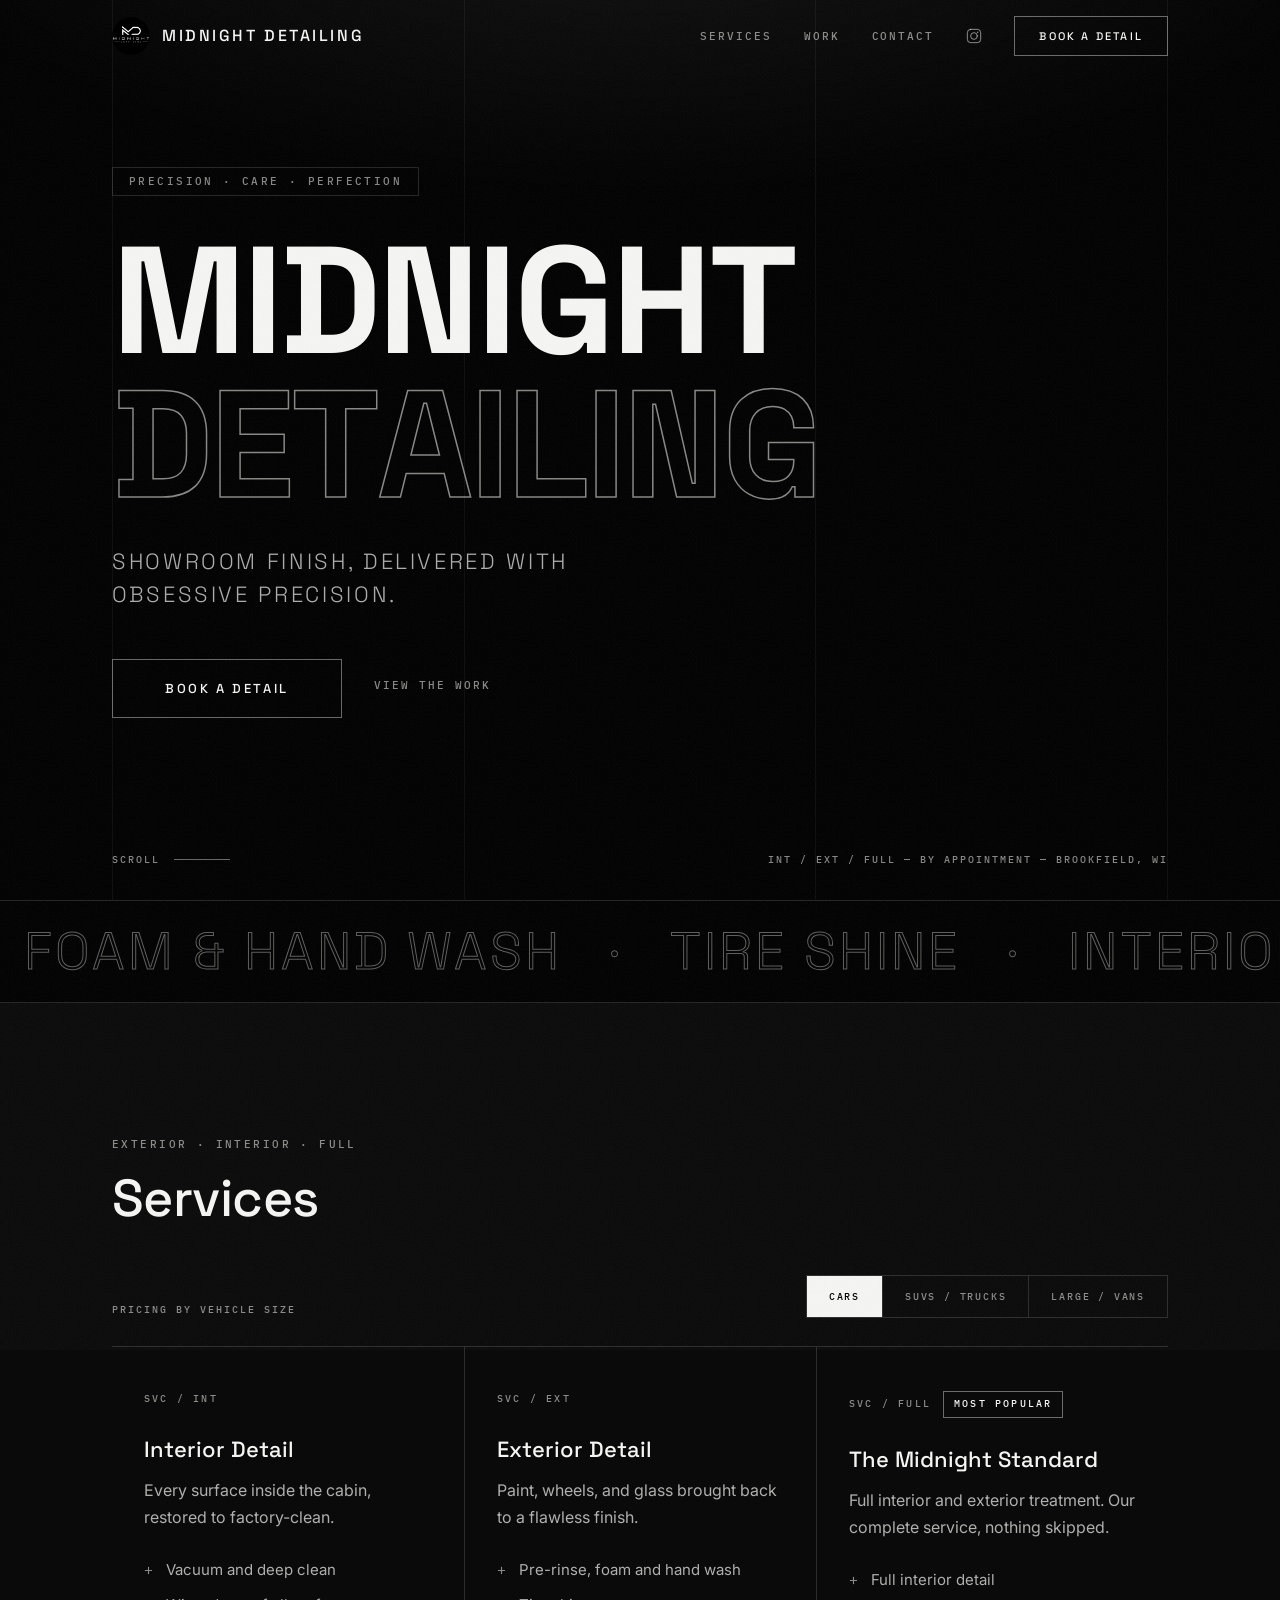
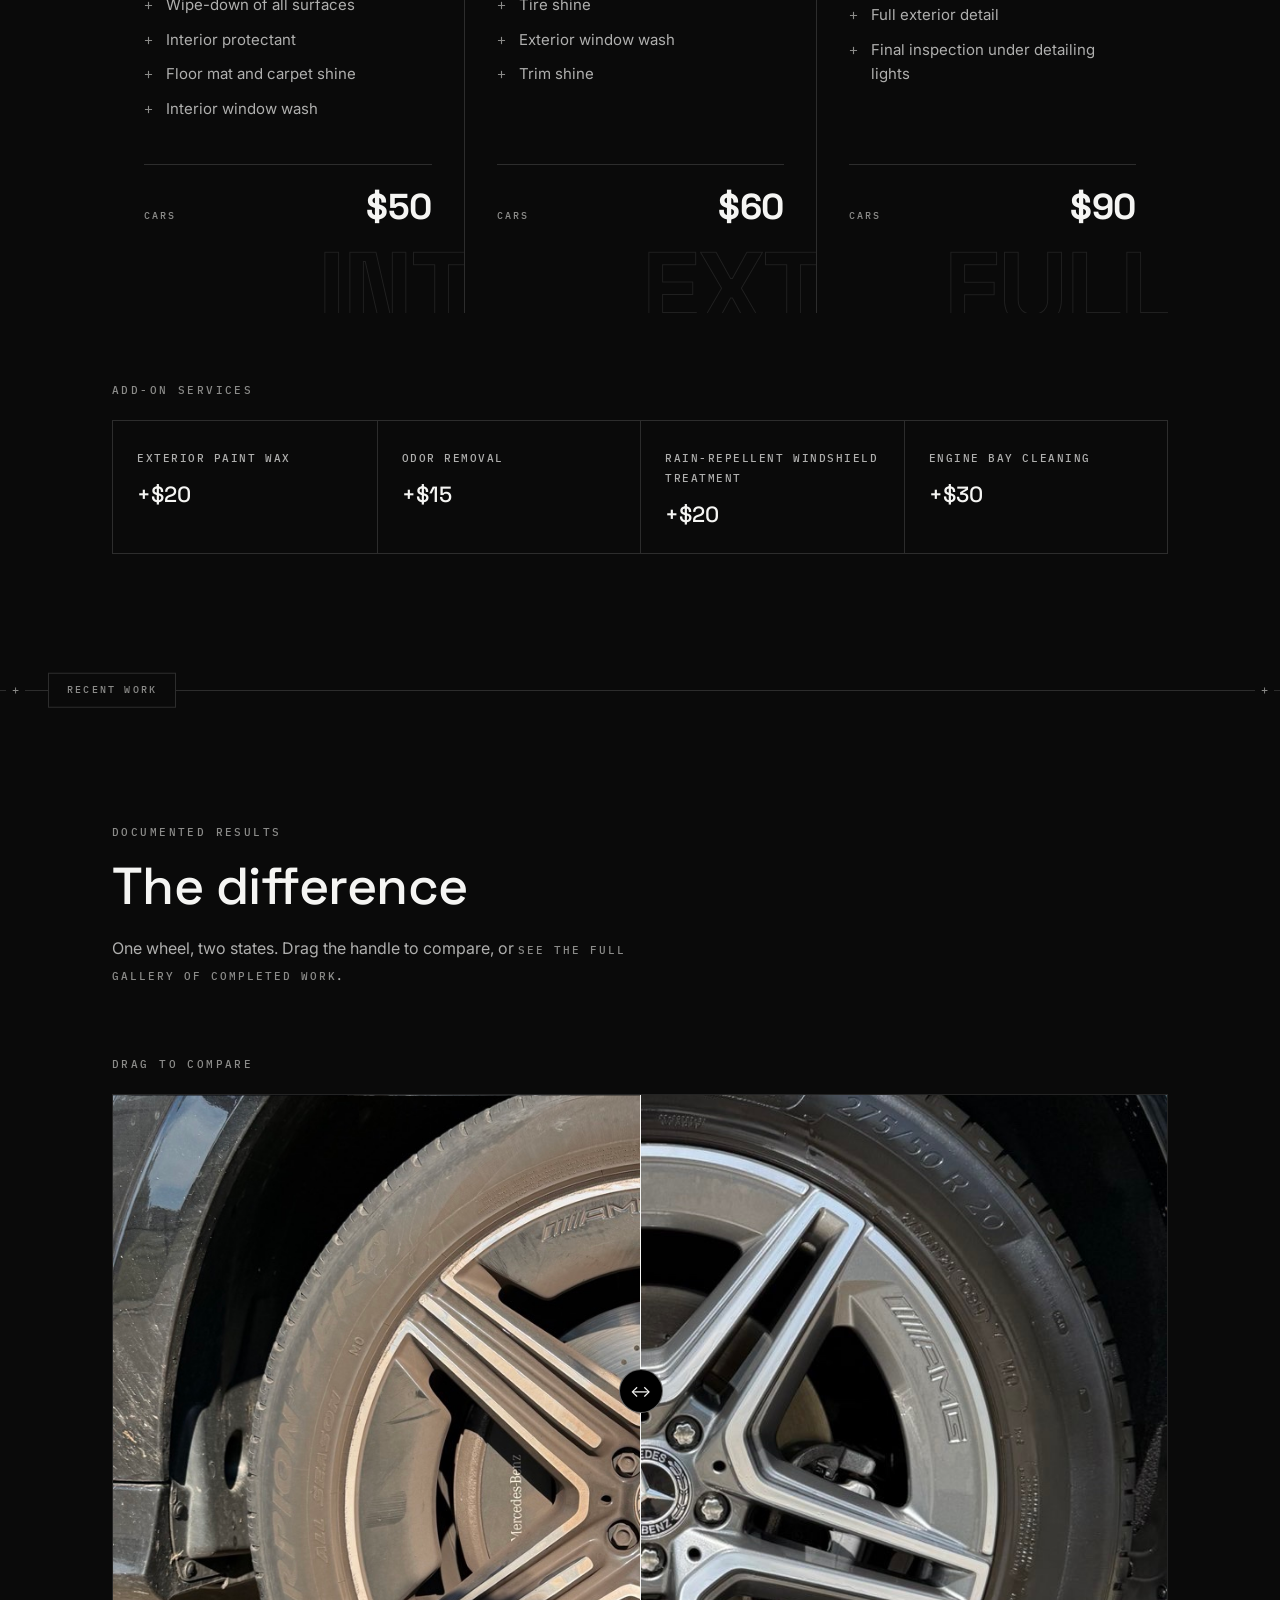
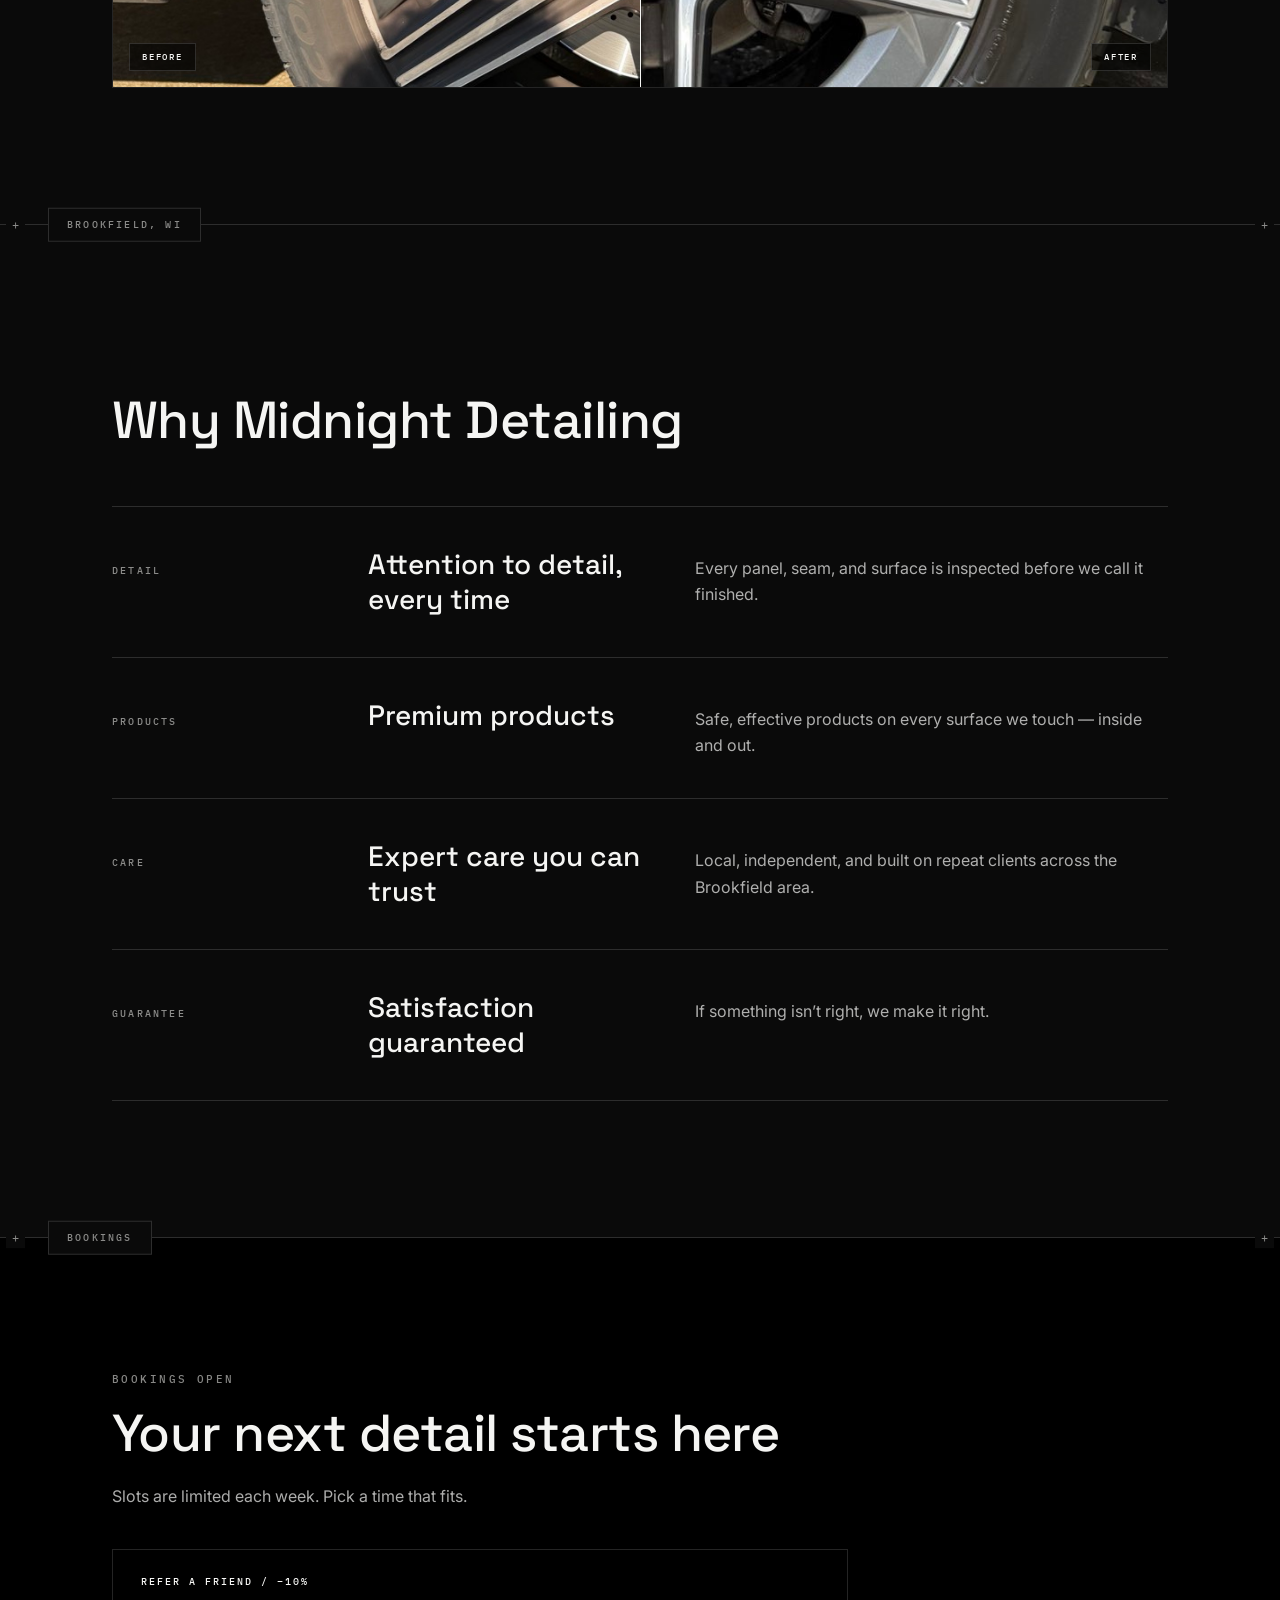
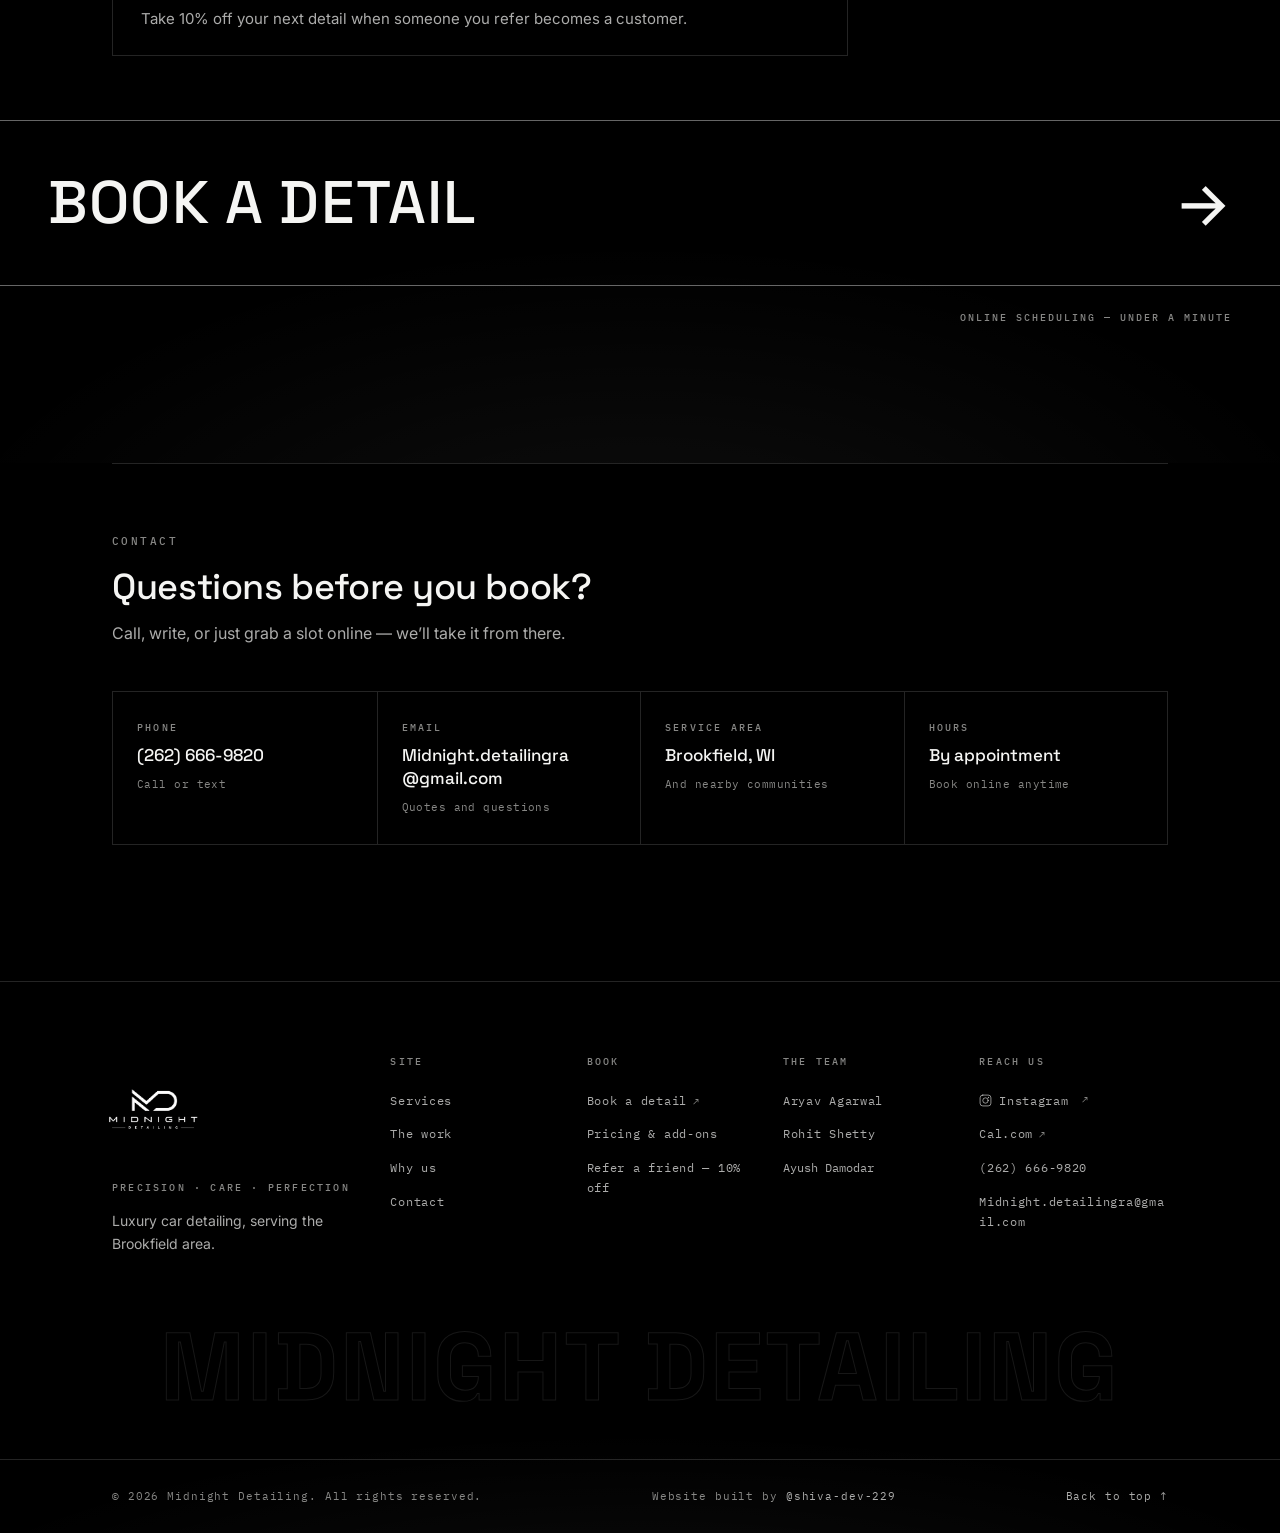
<file: index.html>
<!DOCTYPE html>
<html lang="en">
<head>
  <meta charset="UTF-8">
  <meta name="viewport" content="width=device-width, initial-scale=1.0">
  <title>Midnight Detailing — Premium Car Detailing in Brookfield</title>
  <meta name="description" content="Luxury interior and exterior car detailing serving the Brookfield area. Details from $50, add-ons available, flexible scheduling. Book online in under a minute.">
  <meta property="og:title" content="Midnight Detailing — Premium Car Detailing in Brookfield">
  <meta property="og:description" content="Luxury interior and exterior car detailing serving the Brookfield area. Details from $50, add-ons available, flexible scheduling. Book online in under a minute.">
  <meta property="og:type" content="website">
  <!-- NOTE: og:image / twitter:image must become absolute URLs (https://yourdomain.com/assets/og/og-image.jpg) once the site is deployed -->
  <meta property="og:image" content="assets/og/og-image.jpg">
  <meta name="twitter:card" content="summary_large_image">
  <meta name="twitter:title" content="Midnight Detailing — Premium Car Detailing in Brookfield">
  <meta name="twitter:description" content="Luxury interior and exterior car detailing serving the Brookfield area. Details from $50, add-ons available, flexible scheduling. Book online in under a minute.">
  <meta name="twitter:image" content="assets/og/og-image.jpg">
  <meta name="theme-color" content="#000000">
  <link rel="icon" href="assets/logo/favicon.png">
  <script type="application/ld+json">
  {
    "@context": "https://schema.org",
    "@type": "AutoRepair",
    "name": "Midnight Detailing",
    "description": "Luxury interior and exterior car detailing serving the Brookfield, WI area.",
    "telephone": "+1-262-666-9820",
    "email": "Midnight.detailingra@gmail.com",
    "areaServed": "Brookfield, WI",
    "priceRange": "$50 - $160",
    "image": "assets/og/og-image.jpg",
    "potentialAction": {
      "@type": "ReserveAction",
      "target": "https://cal.com/midnight-detailing"
    }
  }
  </script>
  <link rel="preconnect" href="https://fonts.googleapis.com">
  <link rel="preconnect" href="https://fonts.gstatic.com" crossorigin>
  <link href="https://fonts.googleapis.com/css2?family=Space+Grotesk:wght@300;500;700&family=Inter:wght@400;500&family=IBM+Plex+Mono:wght@400;500&display=swap" rel="stylesheet">
  <link rel="stylesheet" href="styles.css">
</head>
<body>

  <div id="progress" role="presentation"></div>
  <div class="noise" role="presentation"></div>

  <header class="site-nav" id="nav">
    <div class="wrap">
      <a class="brand" href="#" aria-label="Midnight Detailing — home">
        <img src="assets/logo/logo.png" alt="" aria-hidden="true"
             onerror="this.style.display='none';">
        <span class="wordmark">Midnight Detailing</span>
      </a>
      <nav class="nav-links" aria-label="Primary">
        <a class="nav-link" href="#services">Services</a>
        <a class="nav-link" href="gallery.html">Work</a>
        <a class="nav-link" href="#contact">Contact</a>
        <a class="nav-ig" href="https://www.instagram.com/detailing.midnight/" target="_blank" rel="noopener" aria-label="Instagram">
          <svg width="16" height="16" viewBox="0 0 24 24" fill="none" stroke="currentColor" stroke-width="1.5" stroke-linecap="round" stroke-linejoin="round" aria-hidden="true"><rect x="2" y="2" width="20" height="20" rx="5"/><circle cx="12" cy="12" r="5"/><circle cx="17.5" cy="6.5" r="1.2" fill="currentColor" stroke="none"/></svg>
        </a>
        <a class="cta cta--small" href="https://cal.com/midnight-detailing" target="_blank" rel="noopener">Book a detail</a>
      </nav>
    </div>
  </header>

  <main>

    <section class="hero" aria-label="Midnight Detailing — Brookfield's precision detail studio">
      <div class="hero-cols" aria-hidden="true"><div></div><div></div><div></div></div>
      <div class="scan" aria-hidden="true"></div>
      <div class="spot" aria-hidden="true"></div>
      <div class="wrap">
        <p class="eyebrow">Precision &middot; Care &middot; Perfection</p>
        <h1 class="hero-title" aria-label="Midnight Detailing">
          <span class="line" aria-hidden="true"><span class="ch" style="--i:0">M</span><span class="ch" style="--i:1">I</span><span class="ch" style="--i:2">D</span><span class="ch" style="--i:3">N</span><span class="ch" style="--i:4">I</span><span class="ch" style="--i:5">G</span><span class="ch" style="--i:6">H</span><span class="ch" style="--i:7">T</span></span>
          <span class="line line--outline" aria-hidden="true"><span class="ch" style="--i:8">D</span><span class="ch" style="--i:9">E</span><span class="ch" style="--i:10">T</span><span class="ch" style="--i:11">A</span><span class="ch" style="--i:12">I</span><span class="ch" style="--i:13">L</span><span class="ch" style="--i:14">I</span><span class="ch" style="--i:15">N</span><span class="ch" style="--i:16">G</span></span>
        </h1>
        <p class="subline">Showroom finish, delivered with obsessive precision.</p>
        <div class="hero-actions">
          <a class="cta" href="https://cal.com/midnight-detailing" target="_blank" rel="noopener">Book a detail</a>
          <a class="ghost-link" href="gallery.html">View the work</a>
        </div>
      </div>
      <div class="hero-hud" aria-hidden="true">
        <span class="scroll-cue">Scroll <span class="cue-line"></span></span>
        <span class="hud-meta">INT / EXT / FULL &mdash; By appointment &mdash; Brookfield, WI</span>
      </div>
    </section>

    <div class="marquee" aria-hidden="true">
      <div class="marquee-track">
        <div class="marquee-seg"><span>Foam &amp; hand wash</span><span>&middot;</span><span>Tire shine</span><span>&middot;</span><span>Interior protectant</span><span>&middot;</span><span>Trim shine</span><span>&middot;</span><span>Odor removal</span><span>&middot;</span><span>Paint wax</span><span>&middot;</span></div>
        <div class="marquee-seg"><span>Foam &amp; hand wash</span><span>&middot;</span><span>Tire shine</span><span>&middot;</span><span>Interior protectant</span><span>&middot;</span><span>Trim shine</span><span>&middot;</span><span>Odor removal</span><span>&middot;</span><span>Paint wax</span><span>&middot;</span></div>
      </div>
    </div>

    <section class="section-pad" id="services" aria-labelledby="services-header">
      <div class="wrap">
        <p class="eyebrow reveal">Exterior &middot; Interior &middot; Full</p>
        <h2 class="section-header reveal" id="services-header">Services</h2>
        <div class="svc-toolbar reveal">
          <span class="toolbar-note">Pricing by vehicle size</span>
          <div class="veh-toggle" role="group" aria-label="Vehicle type">
            <button class="veh-btn" type="button" data-veh="car" aria-pressed="true">Cars</button>
            <button class="veh-btn" type="button" data-veh="suv" aria-pressed="false">SUVs / Trucks</button>
            <button class="veh-btn" type="button" data-veh="van" aria-pressed="false">Large / Vans</button>
          </div>
        </div>
        <div class="services-grid">
          <article class="service reveal" data-ghost="INT">
            <span class="svc-tag">SVC / INT</span>
            <h3>Interior Detail</h3>
            <p class="service-desc">Every surface inside the cabin, restored to factory-clean.</p>
            <ul>
              <li>Vacuum and deep clean</li>
              <li>Wipe-down of all surfaces</li>
              <li>Interior protectant</li>
              <li>Floor mat and carpet shine</li>
              <li>Interior window wash</li>
            </ul>
            <div class="price-row">
              <span class="price-label veh-label">Cars</span>
              <span class="price" data-svc="int">$50</span>
            </div>
          </article>
          <article class="service reveal" data-ghost="EXT">
            <span class="svc-tag">SVC / EXT</span>
            <h3>Exterior Detail</h3>
            <p class="service-desc">Paint, wheels, and glass brought back to a flawless finish.</p>
            <ul>
              <li>Pre-rinse, foam and hand wash</li>
              <li>Tire shine</li>
              <li>Exterior window wash</li>
              <li>Trim shine</li>
            </ul>
            <div class="price-row">
              <span class="price-label veh-label">Cars</span>
              <span class="price" data-svc="ext">$60</span>
            </div>
          </article>
          <article class="service reveal" data-ghost="FULL">
            <span class="svc-tag">SVC / FULL<span class="svc-pop">Most popular</span></span>
            <h3>The Midnight Standard</h3>
            <p class="service-desc">Full interior and exterior treatment. Our complete service, nothing skipped.</p>
            <ul>
              <li>Full interior detail</li>
              <li>Full exterior detail</li>
              <li>Final inspection under detailing lights</li>
            </ul>
            <div class="price-row">
              <span class="price-label veh-label">Cars</span>
              <span class="price" data-svc="full">$90</span>
            </div>
          </article>
        </div>
        <div class="addons reveal">
          <p class="eyebrow">Add-on services</p>
          <div class="addons-grid">
            <div class="addon">
              <span class="addon-name">Exterior paint wax</span>
              <span class="addon-price">+$20</span>
            </div>
            <div class="addon">
              <span class="addon-name">Odor removal</span>
              <span class="addon-price">+$15</span>
            </div>
            <div class="addon">
              <span class="addon-name">Rain-repellent windshield treatment</span>
              <span class="addon-price">+$20</span>
            </div>
            <div class="addon">
              <span class="addon-name">Engine bay cleaning</span>
              <span class="addon-price">+$30</span>
            </div>
          </div>
        </div>
      </div>
    </section>

    <div class="shut-line" role="presentation"><span class="shut-track"></span><span class="shut-line-label">Recent Work</span></div>

    <section class="section-pad" id="difference" aria-labelledby="difference-header">
      <div class="wrap">
        <p class="eyebrow reveal">Documented results</p>
        <h2 class="section-header reveal" id="difference-header">The difference</h2>
        <p class="gallery-line reveal">One wheel, two states. Drag the handle to compare, or <a class="ghost-link" href="gallery.html">see the full gallery of completed work</a>.</p>
        <div class="ba-wrap reveal">
          <p class="eyebrow">Drag to compare</p>
          <div class="ba" style="--cut:50%">
            <img class="ba-img" src="assets/gallery/web/tire-after.jpg" alt="Wheel and tire after detailing, clean with a deep gloss" loading="lazy">
            <div class="ba-top" aria-hidden="true">
              <img class="ba-img" src="assets/gallery/web/tire-before.jpg" alt="" loading="lazy">
            </div>
            <span class="ba-divider" aria-hidden="true"></span>
            <span class="ba-chip ba-chip--after" aria-hidden="true">After</span>
            <span class="ba-chip ba-chip--before" aria-hidden="true">Before</span>
            <input class="ba-range" type="range" min="0" max="100" value="50" aria-label="Drag to compare the wheel before and after detailing">
          </div>
        </div>
      </div>
    </section>

    <div class="shut-line" role="presentation"><span class="shut-track"></span><span class="shut-line-label">Brookfield, WI</span></div>

    <section class="section-pad" id="why" aria-labelledby="why-header">
      <div class="wrap">
        <p class="eyebrow reveal">The standard</p>
        <h2 class="section-header reveal" id="why-header">Why Midnight Detailing</h2>
        <div class="trust-rows">
          <article class="trust reveal">
            <span class="trust-tag">Detail</span>
            <h3>Attention to detail, every time</h3>
            <p>Every panel, seam, and surface is inspected before we call it finished.</p>
          </article>
          <article class="trust reveal">
            <span class="trust-tag">Products</span>
            <h3>Premium products</h3>
            <p>Safe, effective products on every surface we touch &mdash; inside and out.</p>
          </article>
          <article class="trust reveal">
            <span class="trust-tag">Care</span>
            <h3>Expert care you can trust</h3>
            <p>Local, independent, and built on repeat clients across the Brookfield area.</p>
          </article>
          <article class="trust reveal">
            <span class="trust-tag">Guarantee</span>
            <h3>Satisfaction guaranteed</h3>
            <p>If something isn&rsquo;t right, we make it right.</p>
          </article>
        </div>
      </div>
    </section>

    <div class="shut-line" role="presentation"><span class="shut-track"></span><span class="shut-line-label">Bookings</span></div>

    <section class="booking section-pad" id="booking" aria-labelledby="booking-header">
      <div class="wrap">
        <p class="eyebrow reveal">Bookings open</p>
        <h2 class="section-header reveal" id="booking-header">Your next detail starts here</h2>
        <p class="supporting reveal">Slots are limited each week. Pick a time that fits.</p>
        <div class="offer reveal">
          <span class="offer-tag">Refer a friend / &minus;10%</span>
          <p>Take 10% off your next detail when someone you refer becomes a customer.</p>
        </div>
      </div>
      <a class="mega-cta reveal" href="https://cal.com/midnight-detailing" target="_blank" rel="noopener">
        <span class="mega-label">Book a detail</span>
        <span class="mega-arrow" aria-hidden="true">&rarr;</span>
      </a>
      <span class="mega-note" aria-hidden="true">Online scheduling &mdash; under a minute</span>
    </section>

    <section class="contact" id="contact" aria-labelledby="contact-header">
      <div class="wrap">
        <div class="contact-inner">
          <p class="eyebrow">Contact</p>
          <h2 class="contact-title" id="contact-header">Questions before you book?</h2>
          <p class="contact-sub">Call, write, or just grab a slot online &mdash; we&rsquo;ll take it from there.</p>
          <div class="contact-grid">
            <div class="contact-cell">
              <span class="contact-label">Phone</span>
              <a class="contact-value" href="tel:+12626669820">(262) 666-9820</a>
              <span class="cell-note">Call or text</span>
            </div>
            <div class="contact-cell">
              <span class="contact-label">Email</span>
              <a class="contact-value" href="mailto:Midnight.detailingra@gmail.com">Midnight.detailingra<wbr>@gmail.com</a>
              <span class="cell-note">Quotes and questions</span>
            </div>
            <div class="contact-cell">
              <span class="contact-label">Service area</span>
              <span class="contact-value">Brookfield, WI</span>
              <span class="cell-note">And nearby communities</span>
            </div>
            <div class="contact-cell">
              <span class="contact-label">Hours</span>
              <span class="contact-value">By appointment</span>
              <span class="cell-note">Book online anytime</span>
            </div>
          </div>
        </div>
      </div>
    </section>

  </main>

  <footer>
    <div class="wrap footer-grid">
      <div class="f-brand">
        <img class="f-logo" src="assets/logo/lockup.png" alt="Midnight Detailing" loading="lazy" onerror="this.style.display='none';">
        <p class="f-tagline">Precision &middot; Care &middot; Perfection</p>
        <p class="f-serving">Luxury car detailing, serving the Brookfield area.</p>
      </div>
      <nav class="f-col" aria-label="Site">
        <span class="f-head">Site</span>
        <a href="#services">Services</a>
        <a href="gallery.html">The work</a>
        <a href="#why">Why us</a>
        <a href="#contact">Contact</a>
      </nav>
      <nav class="f-col" aria-label="Booking">
        <span class="f-head">Book</span>
        <a href="https://cal.com/midnight-detailing" target="_blank" rel="noopener">Book a detail</a>
        <a href="#services">Pricing &amp; add-ons</a>
        <a href="#booking">Refer a friend &mdash; 10% off</a>
      </nav>
      <div class="f-col">
        <span class="f-head">The Team</span>
        <span class="f-name">Aryav Agarwal</span>
        <span class="f-name">Rohit Shetty</span>
        <button type="button" class="f-name f-egg" id="ayush-egg" aria-haspopup="dialog">Ayush Damodar</button>
      </div>
      <nav class="f-col" aria-label="Reach us">
        <span class="f-head">Reach us</span>
        <a class="f-social" href="https://www.instagram.com/detailing.midnight/" target="_blank" rel="noopener">
          <svg width="13" height="13" viewBox="0 0 24 24" fill="none" stroke="currentColor" stroke-width="1.5" stroke-linecap="round" stroke-linejoin="round" aria-hidden="true"><rect x="2" y="2" width="20" height="20" rx="5"/><circle cx="12" cy="12" r="5"/><circle cx="17.5" cy="6.5" r="1.2" fill="currentColor" stroke="none"/></svg>
          Instagram
        </a>
        <a href="https://cal.com/midnight-detailing" target="_blank" rel="noopener">Cal.com</a>
        <a href="tel:+12626669820">(262) 666-9820</a>
        <a class="f-break" href="mailto:Midnight.detailingra@gmail.com">Midnight.detailingra@gmail.com</a>
      </nav>
    </div>
    <div class="f-ghost" aria-hidden="true">Midnight Detailing</div>
    <div class="footer-bottom">
      <div class="wrap">
        <p>&copy; 2026 Midnight Detailing. All rights reserved.</p>
        <p>Website built by <a href="https://github.com/shiva-dev-229" target="_blank" rel="noopener">@shiva-dev-229</a></p>
        <a href="#">Back to top &uarr;</a>
      </div>
    </div>
  </footer>

  <!-- Easter egg: Ayush's carousel (opened from the footer name) -->
  <div class="egg" id="egg" role="dialog" aria-modal="true" aria-label="Ayush Damodar" data-open="false">
    <div class="egg-bar">
      <span class="egg-eyebrow">Off the clock &mdash; <b>Ayush Damodar</b></span>
      <button type="button" class="egg-close" id="egg-close">Close &times;</button>
    </div>
    <div class="egg-stage">
      <button type="button" class="egg-nav egg-prev" id="egg-prev" aria-label="Previous">&#8249;</button>
      <div class="egg-frame" id="egg-frame"><!-- slides injected by JS --></div>
      <button type="button" class="egg-nav egg-next" id="egg-next" aria-label="Next">&#8250;</button>
    </div>
    <div class="egg-foot" id="egg-dots">
      <span class="egg-count" id="egg-count"></span>
    </div>
  </div>

  <script>
    document.documentElement.classList.add('js');

    var io = new IntersectionObserver(function (entries) {
      entries.forEach(function (e) {
        if (e.isIntersecting) {
          e.target.classList.add('in');
          io.unobserve(e.target);
        }
      });
    }, { threshold: 0.12, rootMargin: '0px 0px -6% 0px' });
    document.querySelectorAll('.reveal, .shut-line').forEach(function (el) { io.observe(el); });

    var bar = document.getElementById('progress');
    var nav = document.getElementById('nav');
    var onScroll = function () {
      var h = document.documentElement;
      var max = h.scrollHeight - h.clientHeight;
      bar.style.transform = 'scaleX(' + (max > 0 ? h.scrollTop / max : 0) + ')';
      nav.classList.toggle('scrolled', h.scrollTop > 40);
    };
    addEventListener('scroll', onScroll, { passive: true });
    onScroll();

    var PRICES = {
      car: { int: 50, ext: 60,  full: 90,  label: 'Cars' },
      suv: { int: 70, ext: 85,  full: 120, label: 'SUVs / Trucks' },
      van: { int: 90, ext: 105, full: 160, label: 'Large Trucks / Vans' }
    };
    var vehBtns = document.querySelectorAll('.veh-btn');
    vehBtns.forEach(function (btn) {
      btn.addEventListener('click', function () {
        var v = PRICES[btn.dataset.veh];
        vehBtns.forEach(function (b) { b.setAttribute('aria-pressed', b === btn ? 'true' : 'false'); });
        document.querySelectorAll('.price').forEach(function (p) {
          p.textContent = '$' + v[p.dataset.svc];
          p.classList.remove('bump');
          void p.offsetWidth;
          p.classList.add('bump');
        });
        document.querySelectorAll('.veh-label').forEach(function (l) { l.textContent = v.label; });
      });
    });

    var ba = document.querySelector('.ba');
    if (ba) {
      ba.querySelector('.ba-range').addEventListener('input', function () {
        ba.style.setProperty('--cut', this.value + '%');
      });
    }

    var hero = document.querySelector('.hero');
    if (matchMedia('(hover: hover) and (prefers-reduced-motion: no-preference)').matches) {
      hero.addEventListener('mousemove', function (e) {
        var r = hero.getBoundingClientRect();
        hero.style.setProperty('--mx', (e.clientX - r.left) + 'px');
        hero.style.setProperty('--my', (e.clientY - r.top) + 'px');
        hero.classList.add('spot-on');
      });
      hero.addEventListener('mouseleave', function () { hero.classList.remove('spot-on'); });
    }

    /* ---- Easter egg: Ayush carousel ---- */
    (function () {
      var trigger = document.getElementById('ayush-egg');
      var egg = document.getElementById('egg');
      if (!trigger || !egg) return;

      var IMAGES = [
        'assets/ayush/web/c4ccc4e4-2043-4542-8d86-c1d659276d40.jpg',
        'assets/ayush/web/IMG_4132.jpg',
        'assets/ayush/web/IMG_4381.jpg',
        'assets/ayush/web/IMG_4414.jpg',
        'assets/ayush/web/IMG_4431.jpg',
        'assets/ayush/web/IMG_4432.jpg',
        'assets/ayush/web/IMG_4522.jpg',
        'assets/ayush/web/IMG_4557.jpg',
        'assets/ayush/web/IMG_4558.jpg',
        'assets/ayush/web/IMG_5122.jpg',
        'assets/ayush/web/IMG_5138.jpg',
        'assets/ayush/web/IMG_8405.jpg'
      ];

      var frame = document.getElementById('egg-frame');
      var dotsWrap = document.getElementById('egg-dots');
      var countEl = document.getElementById('egg-count');
      var slides = [];
      var dots = [];
      var index = 0;
      var built = false;
      var lastFocus = null;

      function pad(n) { return (n < 10 ? '0' : '') + n; }

      function build() {
        if (built) return;
        IMAGES.forEach(function (src, i) {
          var img = document.createElement('img');
          img.className = 'egg-slide';
          img.alt = 'Ayush — photo ' + (i + 1);
          img.loading = 'lazy';
          img.dataset.src = src;
          frame.appendChild(img);
          slides.push(img);

          var dot = document.createElement('button');
          dot.type = 'button';
          dot.className = 'egg-dot';
          dot.setAttribute('aria-label', 'Go to photo ' + (i + 1));
          dot.addEventListener('click', function () { go(i); });
          dotsWrap.insertBefore(dot, countEl);
          dots.push(dot);
        });
        built = true;
      }

      function go(i) {
        index = (i + slides.length) % slides.length;
        slides.forEach(function (s, n) {
          var active = n === index;
          // lazy-load the current slide and its neighbours
          if (active || n === (index + 1) % slides.length || n === (index - 1 + slides.length) % slides.length) {
            if (!s.src) s.src = s.dataset.src;
          }
          s.classList.toggle('is-active', active);
        });
        dots.forEach(function (d, n) { d.setAttribute('aria-current', n === index ? 'true' : 'false'); });
        countEl.textContent = pad(index + 1) + ' / ' + pad(slides.length);
      }

      function open() {
        build();
        lastFocus = document.activeElement;
        egg.dataset.open = 'true';
        document.body.style.overflow = 'hidden';
        go(0);
        document.getElementById('egg-close').focus();
      }

      function close() {
        egg.dataset.open = 'false';
        document.body.style.overflow = '';
        if (lastFocus) lastFocus.focus();
      }

      trigger.addEventListener('click', open);
      document.getElementById('egg-close').addEventListener('click', close);
      document.getElementById('egg-prev').addEventListener('click', function () { go(index - 1); });
      document.getElementById('egg-next').addEventListener('click', function () { go(index + 1); });

      // click the backdrop (not the image/controls) to close
      egg.addEventListener('click', function (e) {
        if (e.target === egg || e.target.classList.contains('egg-stage') || e.target.classList.contains('egg-frame')) close();
      });

      document.addEventListener('keydown', function (e) {
        if (egg.dataset.open !== 'true') return;
        if (e.key === 'Escape') close();
        else if (e.key === 'ArrowLeft') go(index - 1);
        else if (e.key === 'ArrowRight') go(index + 1);
      });
    })();
  </script>

</body>
</html>
</file>
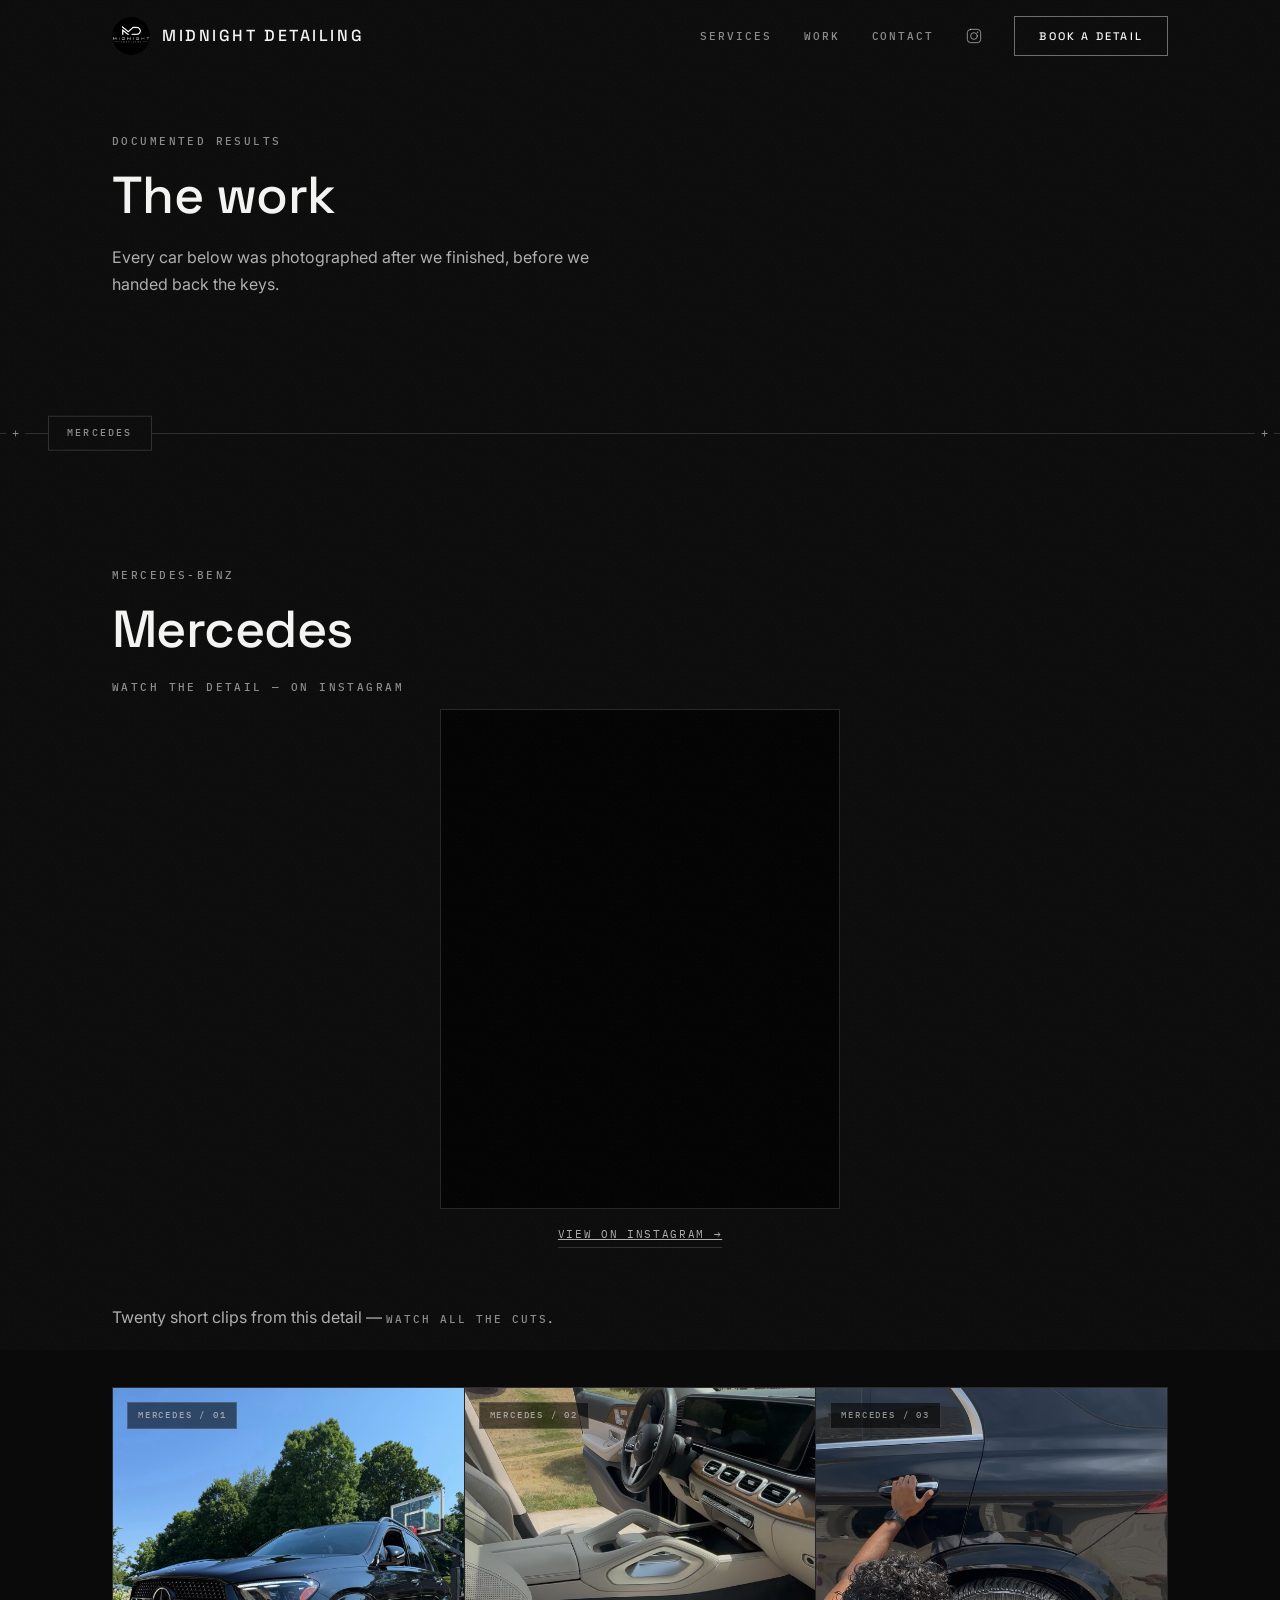
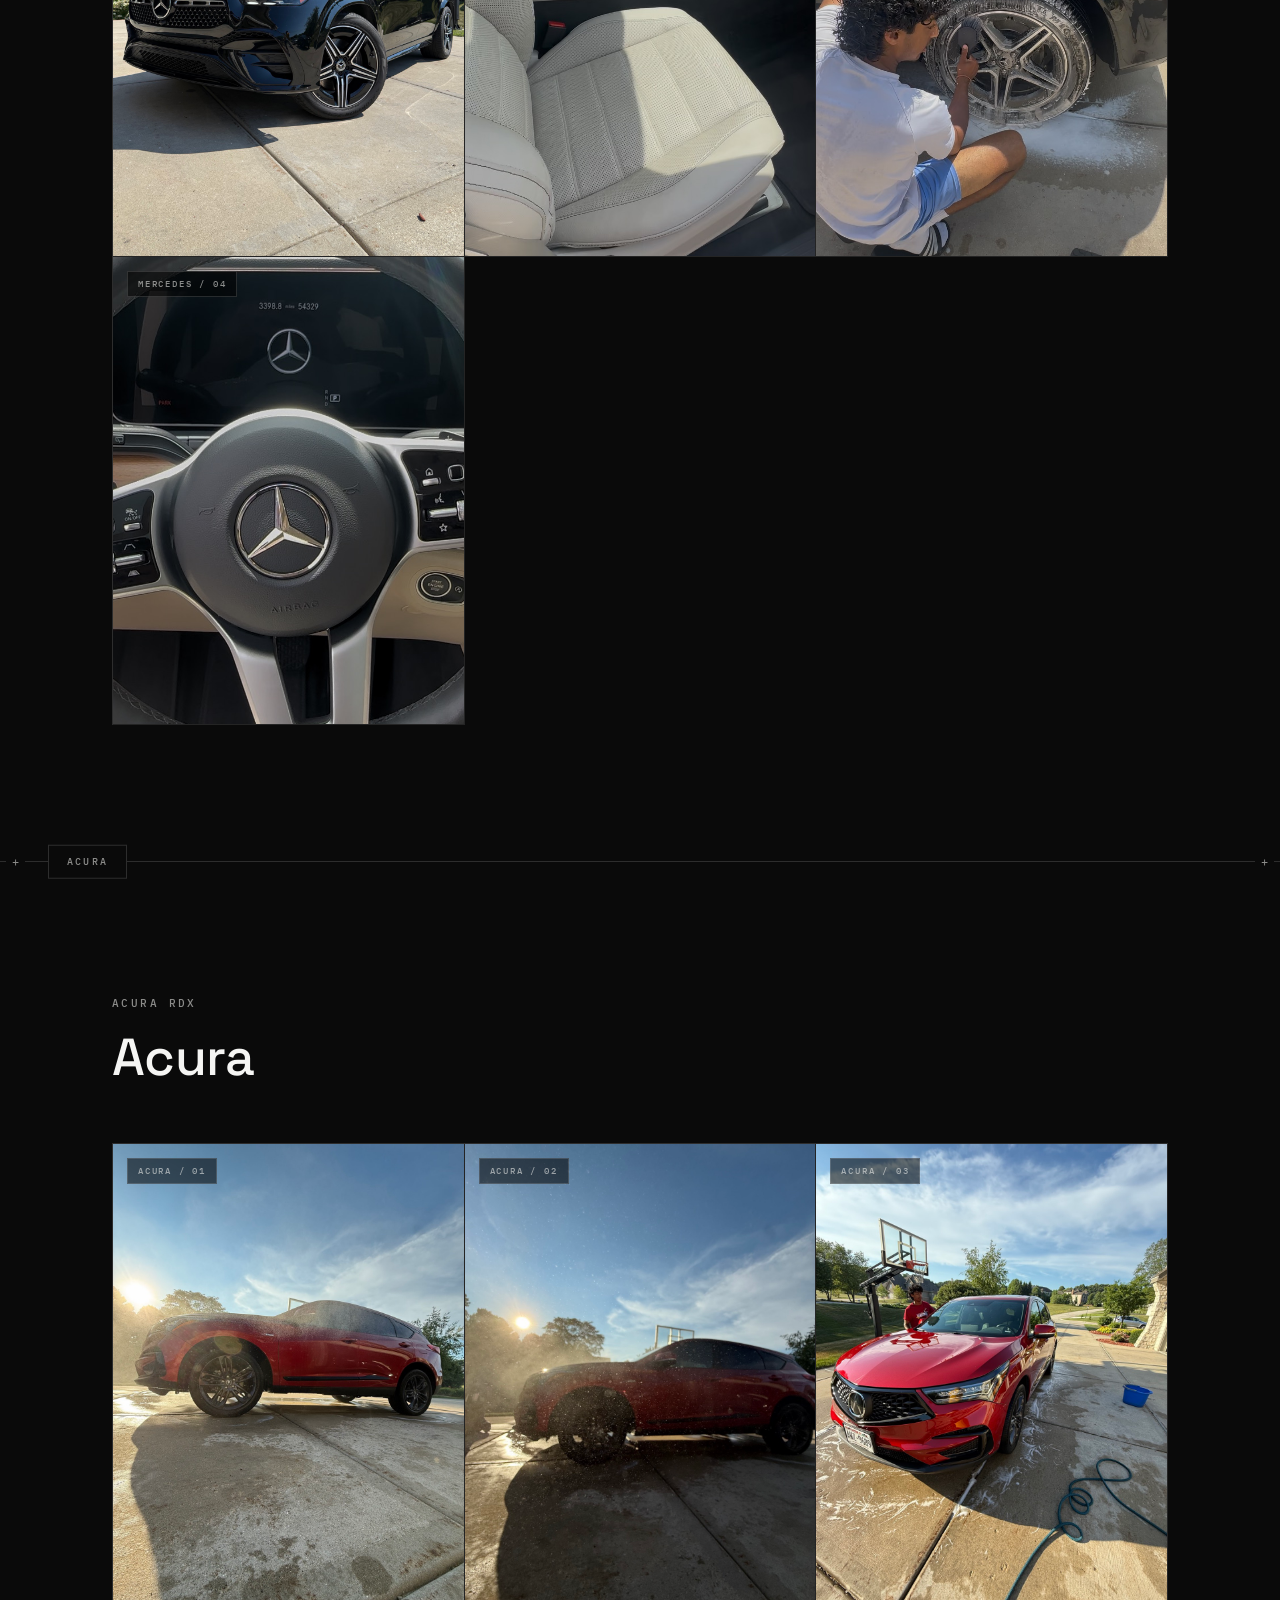
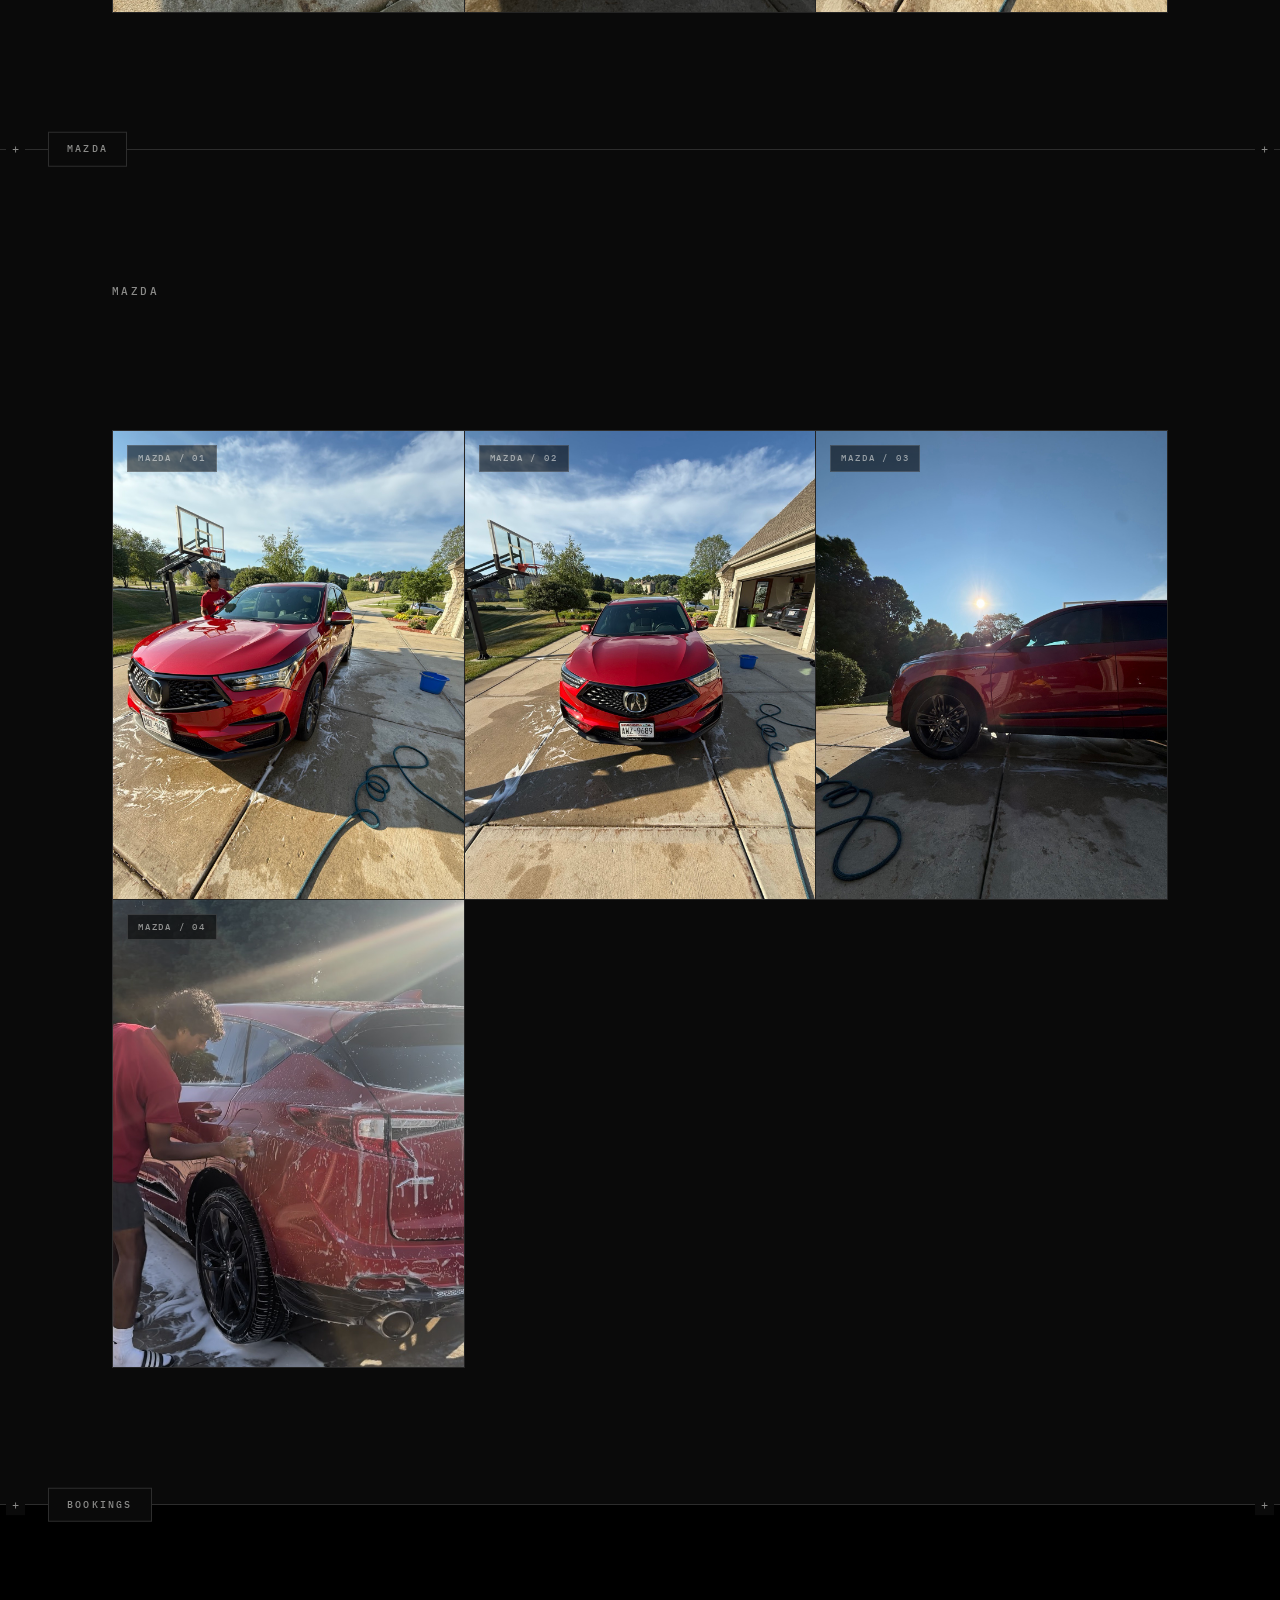
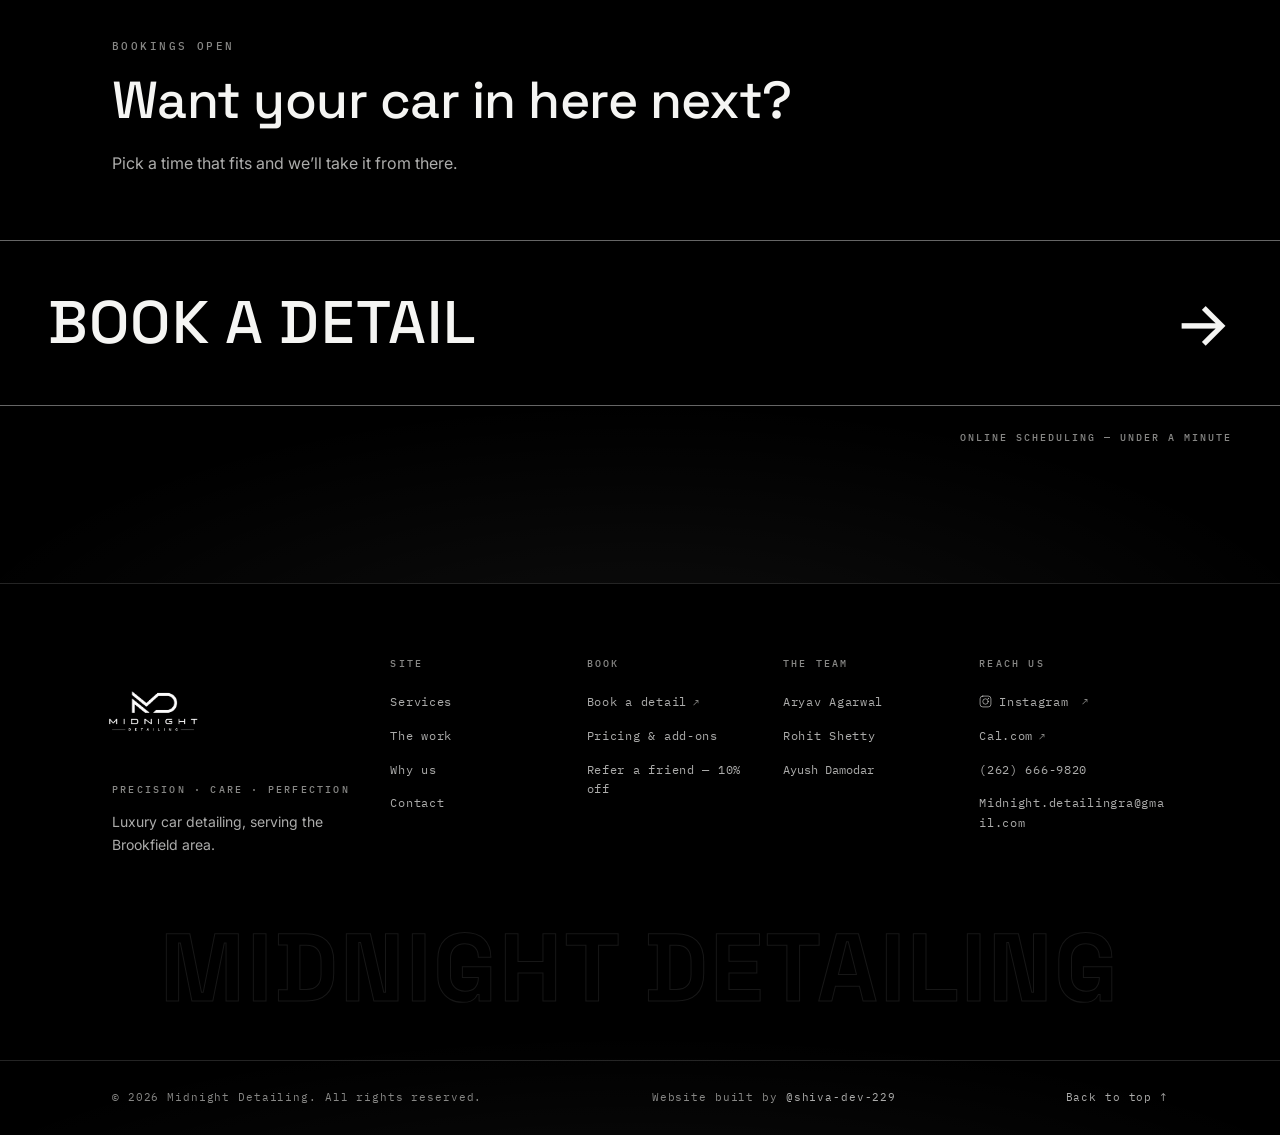
<file: gallery.html>
<!DOCTYPE html>
<html lang="en">
<head>
  <meta charset="UTF-8">
  <meta name="viewport" content="width=device-width, initial-scale=1.0">
  <title>The Work — Midnight Detailing | Completed Detailing Gallery</title>
  <meta name="description" content="A gallery of completed car details by Midnight Detailing in Brookfield, WI — Acura, Mazda, and Mercedes, documented before we hand back the keys.">
  <meta property="og:title" content="The Work — Midnight Detailing">
  <meta property="og:description" content="A gallery of completed car details by Midnight Detailing in Brookfield, WI.">
  <meta property="og:type" content="website">
  <meta property="og:image" content="assets/og/og-image.jpg">
  <meta name="twitter:card" content="summary_large_image">
  <meta name="twitter:title" content="The Work — Midnight Detailing">
  <meta name="twitter:description" content="A gallery of completed car details by Midnight Detailing in Brookfield, WI.">
  <meta name="twitter:image" content="assets/og/og-image.jpg">
  <meta name="theme-color" content="#000000">
  <link rel="icon" href="assets/logo/favicon.png">
  <link rel="preconnect" href="https://fonts.googleapis.com">
  <link rel="preconnect" href="https://fonts.gstatic.com" crossorigin>
  <link href="https://fonts.googleapis.com/css2?family=Space+Grotesk:wght@300;500;700&family=Inter:wght@400;500&family=IBM+Plex+Mono:wght@400;500&display=swap" rel="stylesheet">
  <link rel="stylesheet" href="styles.css">
</head>
<body>

  <div id="progress" role="presentation"></div>
  <div class="noise" role="presentation"></div>

  <header class="site-nav" id="nav">
    <div class="wrap">
      <a class="brand" href="index.html" aria-label="Midnight Detailing — home">
        <img src="assets/logo/logo.png" alt="" aria-hidden="true"
             onerror="this.style.display='none';">
        <span class="wordmark">Midnight Detailing</span>
      </a>
      <nav class="nav-links" aria-label="Primary">
        <a class="nav-link" href="index.html#services">Services</a>
        <a class="nav-link" href="gallery.html" aria-current="page">Work</a>
        <a class="nav-link" href="index.html#contact">Contact</a>
        <a class="nav-ig" href="https://www.instagram.com/detailing.midnight/" target="_blank" rel="noopener" aria-label="Instagram">
          <svg width="16" height="16" viewBox="0 0 24 24" fill="none" stroke="currentColor" stroke-width="1.5" stroke-linecap="round" stroke-linejoin="round" aria-hidden="true"><rect x="2" y="2" width="20" height="20" rx="5"/><circle cx="12" cy="12" r="5"/><circle cx="17.5" cy="6.5" r="1.2" fill="currentColor" stroke="none"/></svg>
        </a>
        <a class="cta cta--small" href="https://cal.com/midnight-detailing" target="_blank" rel="noopener">Book a detail</a>
      </nav>
    </div>
  </header>

  <main>

    <section class="section-pad" aria-labelledby="work-header">
      <div class="wrap">
        <p class="eyebrow reveal">Documented results</p>
        <h1 class="section-header reveal" id="work-header">The work</h1>
        <p class="gallery-line reveal">Every car below was photographed after we finished, before we handed back the keys.</p>
      </div>
    </section>

    <div class="shut-line" role="presentation"><span class="shut-track"></span><span class="shut-line-label">Mercedes</span></div>

    <section class="section-pad" aria-labelledby="mercedes-header">
      <div class="wrap">
        <p class="eyebrow reveal">Mercedes-Benz</p>
        <h2 class="section-header reveal" id="mercedes-header">Mercedes</h2>
        <div class="ig-embed reveal">
          <p class="eyebrow">Watch the detail &mdash; on Instagram</p>
          <div class="ig-frame">
            <iframe src="https://www.instagram.com/p/Da1tdWmxJ7Q/embed/" title="Midnight Detailing Mercedes detail reel on Instagram" loading="lazy" scrolling="no" allowtransparency="true" allowfullscreen></iframe>
          </div>
          <a class="ig-link" href="https://www.instagram.com/p/Da1tdWmxJ7Q/" target="_blank" rel="noopener">View on Instagram &rarr;</a>
        </div>
        <p class="gallery-line reveal" style="margin-top:2rem;">Twenty short clips from this detail &mdash; <a class="ghost-link" href="mercedes-cuts.html">watch all the cuts</a>.</p>
        <div class="gallery-grid">
          <div class="tile reveal">
            <span class="tile-tag" aria-hidden="true">Mercedes / 01</span>
            <img src="assets/gallery/web/mercedes-01.jpg" alt="Black Mercedes SUV after a full detail, front three-quarter view" loading="lazy" onerror="this.style.display='none';">
          </div>
          <div class="tile reveal">
            <span class="tile-tag" aria-hidden="true">Mercedes / 02</span>
            <img src="assets/gallery/web/mercedes-05.jpg" alt="Mercedes interior after detailing, cream leather seats and a clean dashboard" loading="lazy" onerror="this.style.display='none';">
          </div>
          <div class="tile reveal">
            <span class="tile-tag" aria-hidden="true">Mercedes / 03</span>
            <img src="assets/gallery/web/mercedes-06.jpg" alt="Detailer cleaning a Mercedes AMG wheel, foam on the tire" loading="lazy" onerror="this.style.display='none';">
          </div>
          <div class="tile reveal">
            <span class="tile-tag" aria-hidden="true">Mercedes / 04</span>
            <img src="assets/gallery/web/mercedes-07.jpg" alt="Mercedes steering wheel and dashboard after an interior detail" loading="lazy" onerror="this.style.display='none';">
          </div>
        </div>
      </div>
    </section>

    <div class="shut-line" role="presentation"><span class="shut-track"></span><span class="shut-line-label">Acura</span></div>

    <section class="section-pad" aria-labelledby="acura-header">
      <div class="wrap">
        <p class="eyebrow reveal">Acura RDX</p>
        <h2 class="section-header reveal" id="acura-header">Acura</h2>
        <div class="gallery-grid">
          <div class="tile reveal">
            <span class="tile-tag" aria-hidden="true">Acura / 01</span>
            <img src="assets/gallery/web/acura-01.jpg" alt="Red Acura SUV side profile mid-wash, soap suds on the paint, golden hour light" loading="lazy" onerror="this.style.display='none';">
          </div>
          <div class="tile reveal">
            <span class="tile-tag" aria-hidden="true">Acura / 02</span>
            <img src="assets/gallery/web/acura-02.jpg" alt="Red Acura low-angle side profile during detail, water spray catching the sun" loading="lazy" onerror="this.style.display='none';">
          </div>
          <div class="tile reveal">
            <span class="tile-tag" aria-hidden="true">Acura / 03</span>
            <img src="assets/gallery/web/acura-03.jpg" alt="Red Acura RDX front three-quarter view mid-detail, soap suds on driveway, Acura badge visible" loading="lazy" onerror="this.style.display='none';">
          </div>
        </div>
      </div>
    </section>

    <div class="shut-line" role="presentation"><span class="shut-track"></span><span class="shut-line-label">Mazda</span></div>

    <section class="section-pad" aria-labelledby="mazda-header">
      <div class="wrap">
        <p class="eyebrow reveal">Mazda</p>
        <h2 class="section-header reveal" id="mazda-header">Mazda</h2>
        <div class="gallery-grid">
          <div class="tile reveal">
            <span class="tile-tag" aria-hidden="true">Mazda / 01</span>
            <img src="assets/gallery/web/mazda-01.jpg" alt="Mazda after a full detail, paint clean and reflective" loading="lazy" onerror="this.style.display='none';">
          </div>
          <div class="tile reveal">
            <span class="tile-tag" aria-hidden="true">Mazda / 02</span>
            <img src="assets/gallery/web/mazda-02.jpg" alt="Detailed Mazda, glossy finish under even light" loading="lazy" onerror="this.style.display='none';">
          </div>
          <div class="tile reveal">
            <span class="tile-tag" aria-hidden="true">Mazda / 03</span>
            <img src="assets/gallery/web/mazda-03.jpg" alt="Mazda after detailing, spotless bodywork and trim" loading="lazy" onerror="this.style.display='none';">
          </div>
          <div class="tile reveal">
            <span class="tile-tag" aria-hidden="true">Mazda / 04</span>
            <img src="assets/gallery/web/mazda-04.jpg" alt="Red SUV mid-wash, foam covering the rear panels while a detailer works" loading="lazy" onerror="this.style.display='none';">
          </div>
        </div>
      </div>
    </section>

    <div class="shut-line" role="presentation"><span class="shut-track"></span><span class="shut-line-label">Bookings</span></div>

    <section class="booking section-pad" aria-labelledby="booking-header">
      <div class="wrap">
        <p class="eyebrow reveal">Bookings open</p>
        <h2 class="section-header reveal" id="booking-header">Want your car in here next?</h2>
        <p class="supporting reveal">Pick a time that fits and we&rsquo;ll take it from there.</p>
      </div>
      <a class="mega-cta reveal" href="https://cal.com/midnight-detailing" target="_blank" rel="noopener">
        <span class="mega-label">Book a detail</span>
        <span class="mega-arrow" aria-hidden="true">&rarr;</span>
      </a>
      <span class="mega-note" aria-hidden="true">Online scheduling &mdash; under a minute</span>
    </section>

  </main>

  <footer>
    <div class="wrap footer-grid">
      <div class="f-brand">
        <img class="f-logo" src="assets/logo/lockup.png" alt="Midnight Detailing" loading="lazy" onerror="this.style.display='none';">
        <p class="f-tagline">Precision &middot; Care &middot; Perfection</p>
        <p class="f-serving">Luxury car detailing, serving the Brookfield area.</p>
      </div>
      <nav class="f-col" aria-label="Site">
        <span class="f-head">Site</span>
        <a href="index.html#services">Services</a>
        <a href="gallery.html">The work</a>
        <a href="index.html#why">Why us</a>
        <a href="index.html#contact">Contact</a>
      </nav>
      <nav class="f-col" aria-label="Booking">
        <span class="f-head">Book</span>
        <a href="https://cal.com/midnight-detailing" target="_blank" rel="noopener">Book a detail</a>
        <a href="index.html#services">Pricing &amp; add-ons</a>
        <a href="index.html#booking">Refer a friend &mdash; 10% off</a>
      </nav>
      <div class="f-col">
        <span class="f-head">The Team</span>
        <span class="f-name">Aryav Agarwal</span>
        <span class="f-name">Rohit Shetty</span>
        <button type="button" class="f-name f-egg" id="ayush-egg" aria-haspopup="dialog">Ayush Damodar</button>
      </div>
      <nav class="f-col" aria-label="Reach us">
        <span class="f-head">Reach us</span>
        <a class="f-social" href="https://www.instagram.com/detailing.midnight/" target="_blank" rel="noopener">
          <svg width="13" height="13" viewBox="0 0 24 24" fill="none" stroke="currentColor" stroke-width="1.5" stroke-linecap="round" stroke-linejoin="round" aria-hidden="true"><rect x="2" y="2" width="20" height="20" rx="5"/><circle cx="12" cy="12" r="5"/><circle cx="17.5" cy="6.5" r="1.2" fill="currentColor" stroke="none"/></svg>
          Instagram
        </a>
        <a href="https://cal.com/midnight-detailing" target="_blank" rel="noopener">Cal.com</a>
        <a href="tel:+12626669820">(262) 666-9820</a>
        <a class="f-break" href="mailto:Midnight.detailingra@gmail.com">Midnight.detailingra@gmail.com</a>
      </nav>
    </div>
    <div class="f-ghost" aria-hidden="true">Midnight Detailing</div>
    <div class="footer-bottom">
      <div class="wrap">
        <p>&copy; 2026 Midnight Detailing. All rights reserved.</p>
        <p>Website built by <a href="https://github.com/shiva-dev-229" target="_blank" rel="noopener">@shiva-dev-229</a></p>
        <a href="#">Back to top &uarr;</a>
      </div>
    </div>
  </footer>

  <!-- Easter egg: Ayush's carousel (opened from the footer name) -->
  <div class="egg" id="egg" role="dialog" aria-modal="true" aria-label="Ayush Damodar" data-open="false">
    <div class="egg-bar">
      <span class="egg-eyebrow">Off the clock &mdash; <b>Ayush Damodar</b></span>
      <button type="button" class="egg-close" id="egg-close">Close &times;</button>
    </div>
    <div class="egg-stage">
      <button type="button" class="egg-nav egg-prev" id="egg-prev" aria-label="Previous">&#8249;</button>
      <div class="egg-frame" id="egg-frame"><!-- slides injected by JS --></div>
      <button type="button" class="egg-nav egg-next" id="egg-next" aria-label="Next">&#8250;</button>
    </div>
    <div class="egg-foot" id="egg-dots">
      <span class="egg-count" id="egg-count"></span>
    </div>
  </div>

  <script>
    document.documentElement.classList.add('js');

    var io = new IntersectionObserver(function (entries) {
      entries.forEach(function (e) {
        if (e.isIntersecting) {
          e.target.classList.add('in');
          io.unobserve(e.target);
        }
      });
    }, { threshold: 0.12, rootMargin: '0px 0px -6% 0px' });
    document.querySelectorAll('.reveal, .shut-line').forEach(function (el) { io.observe(el); });

    var bar = document.getElementById('progress');
    var nav = document.getElementById('nav');
    var onScroll = function () {
      var h = document.documentElement;
      var max = h.scrollHeight - h.clientHeight;
      bar.style.transform = 'scaleX(' + (max > 0 ? h.scrollTop / max : 0) + ')';
      nav.classList.toggle('scrolled', h.scrollTop > 40);
    };
    addEventListener('scroll', onScroll, { passive: true });
    onScroll();

    /* ---- Easter egg: Ayush carousel ---- */
    (function () {
      var trigger = document.getElementById('ayush-egg');
      var egg = document.getElementById('egg');
      if (!trigger || !egg) return;

      var IMAGES = [
        'assets/ayush/web/c4ccc4e4-2043-4542-8d86-c1d659276d40.jpg',
        'assets/ayush/web/IMG_4132.jpg',
        'assets/ayush/web/IMG_4381.jpg',
        'assets/ayush/web/IMG_4414.jpg',
        'assets/ayush/web/IMG_4431.jpg',
        'assets/ayush/web/IMG_4432.jpg',
        'assets/ayush/web/IMG_4522.jpg',
        'assets/ayush/web/IMG_4557.jpg',
        'assets/ayush/web/IMG_4558.jpg',
        'assets/ayush/web/IMG_5122.jpg',
        'assets/ayush/web/IMG_5138.jpg',
        'assets/ayush/web/IMG_8405.jpg'
      ];

      var frame = document.getElementById('egg-frame');
      var dotsWrap = document.getElementById('egg-dots');
      var countEl = document.getElementById('egg-count');
      var slides = [];
      var dots = [];
      var index = 0;
      var built = false;
      var lastFocus = null;

      function pad(n) { return (n < 10 ? '0' : '') + n; }

      function build() {
        if (built) return;
        IMAGES.forEach(function (src, i) {
          var img = document.createElement('img');
          img.className = 'egg-slide';
          img.alt = 'Ayush — photo ' + (i + 1);
          img.loading = 'lazy';
          img.dataset.src = src;
          frame.appendChild(img);
          slides.push(img);

          var dot = document.createElement('button');
          dot.type = 'button';
          dot.className = 'egg-dot';
          dot.setAttribute('aria-label', 'Go to photo ' + (i + 1));
          dot.addEventListener('click', function () { go(i); });
          dotsWrap.insertBefore(dot, countEl);
          dots.push(dot);
        });
        built = true;
      }

      function go(i) {
        index = (i + slides.length) % slides.length;
        slides.forEach(function (s, n) {
          var active = n === index;
          // lazy-load the current slide and its neighbours
          if (active || n === (index + 1) % slides.length || n === (index - 1 + slides.length) % slides.length) {
            if (!s.src) s.src = s.dataset.src;
          }
          s.classList.toggle('is-active', active);
        });
        dots.forEach(function (d, n) { d.setAttribute('aria-current', n === index ? 'true' : 'false'); });
        countEl.textContent = pad(index + 1) + ' / ' + pad(slides.length);
      }

      function open() {
        build();
        lastFocus = document.activeElement;
        egg.dataset.open = 'true';
        document.body.style.overflow = 'hidden';
        go(0);
        document.getElementById('egg-close').focus();
      }

      function close() {
        egg.dataset.open = 'false';
        document.body.style.overflow = '';
        if (lastFocus) lastFocus.focus();
      }

      trigger.addEventListener('click', open);
      document.getElementById('egg-close').addEventListener('click', close);
      document.getElementById('egg-prev').addEventListener('click', function () { go(index - 1); });
      document.getElementById('egg-next').addEventListener('click', function () { go(index + 1); });

      // click the backdrop (not the image/controls) to close
      egg.addEventListener('click', function (e) {
        if (e.target === egg || e.target.classList.contains('egg-stage') || e.target.classList.contains('egg-frame')) close();
      });

      document.addEventListener('keydown', function (e) {
        if (egg.dataset.open !== 'true') return;
        if (e.key === 'Escape') close();
        else if (e.key === 'ArrowLeft') go(index - 1);
        else if (e.key === 'ArrowRight') go(index + 1);
      });
    })();
  </script>

</body>
</html>
</file>
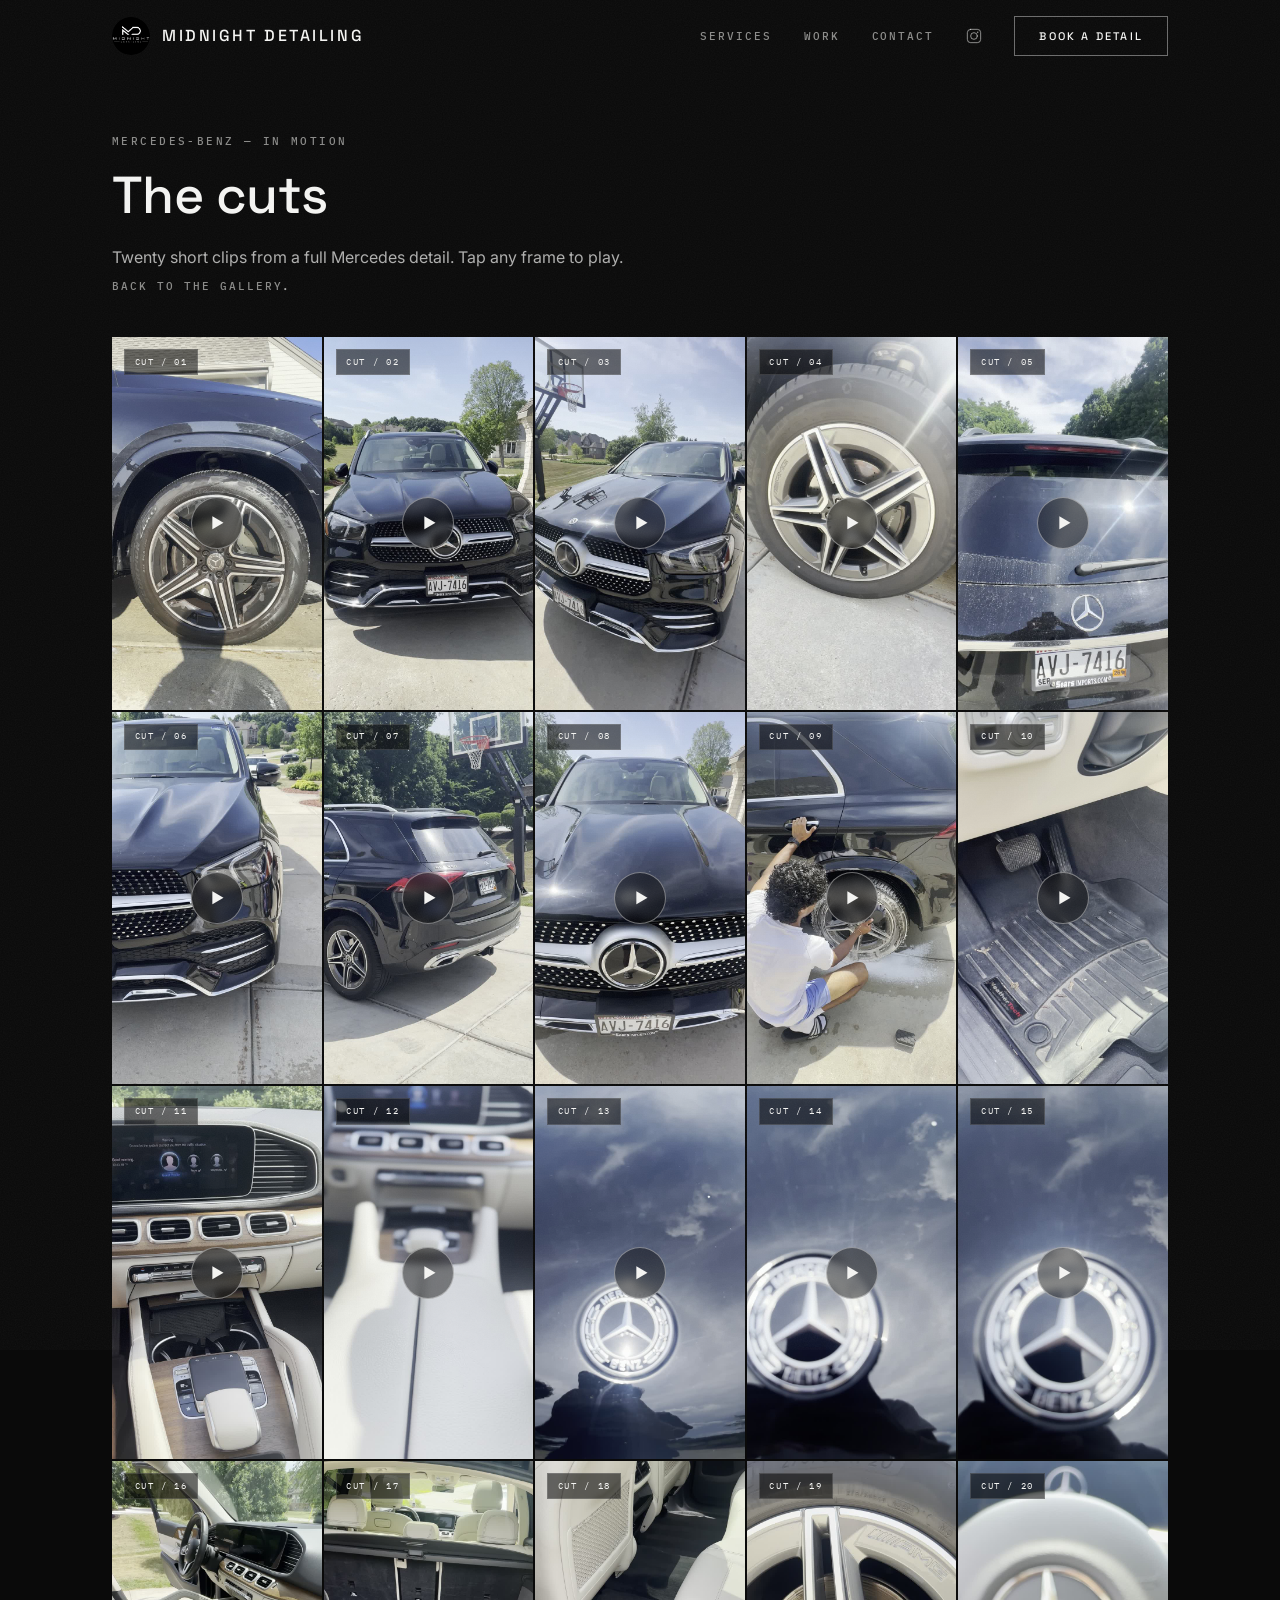
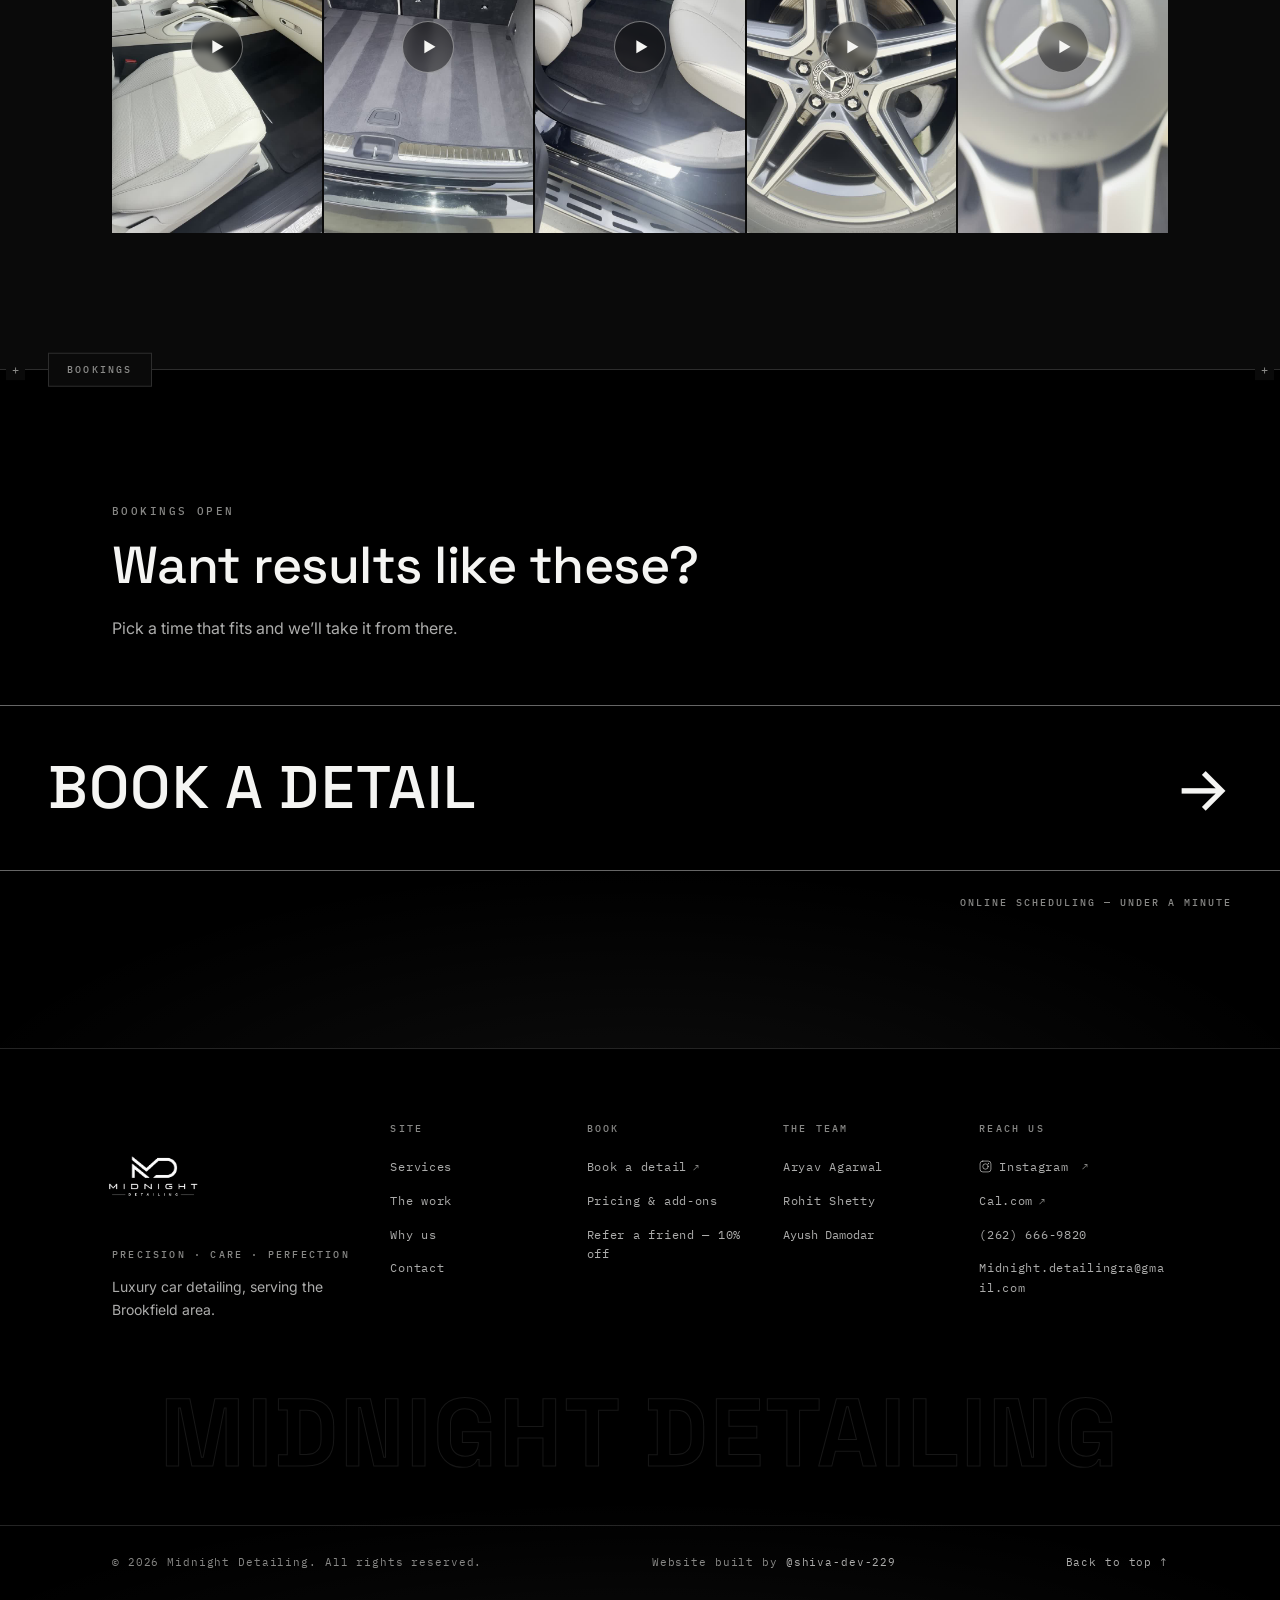
<file: mercedes-cuts.html>
<!DOCTYPE html>
<html lang="en">
<head>
  <meta charset="UTF-8">
  <meta name="viewport" content="width=device-width, initial-scale=1.0">
  <title>Mercedes Cuts — Midnight Detailing | Detailing Video Clips</title>
  <meta name="description" content="Short video cuts from a full Mercedes-Benz detail by Midnight Detailing in Brookfield, WI.">
  <meta property="og:title" content="Mercedes Cuts — Midnight Detailing">
  <meta property="og:description" content="Short video cuts from a full Mercedes-Benz detail by Midnight Detailing.">
  <meta property="og:type" content="website">
  <meta property="og:image" content="assets/og/og-image.jpg">
  <meta name="twitter:card" content="summary_large_image">
  <meta name="twitter:title" content="Mercedes Cuts — Midnight Detailing">
  <meta name="twitter:description" content="Short video cuts from a full Mercedes-Benz detail by Midnight Detailing.">
  <meta name="twitter:image" content="assets/og/og-image.jpg">
  <meta name="theme-color" content="#000000">
  <link rel="icon" href="assets/logo/favicon.png">
  <link rel="preconnect" href="https://fonts.googleapis.com">
  <link rel="preconnect" href="https://fonts.gstatic.com" crossorigin>
  <link href="https://fonts.googleapis.com/css2?family=Space+Grotesk:wght@300;500;700&family=Inter:wght@400;500&family=IBM+Plex+Mono:wght@400;500&display=swap" rel="stylesheet">
  <link rel="stylesheet" href="styles.css">
</head>
<body>

  <div id="progress" role="presentation"></div>
  <div class="noise" role="presentation"></div>

  <header class="site-nav" id="nav">
    <div class="wrap">
      <a class="brand" href="index.html" aria-label="Midnight Detailing — home">
        <img src="assets/logo/logo.png" alt="" aria-hidden="true" onerror="this.style.display='none';">
        <span class="wordmark">Midnight Detailing</span>
      </a>
      <nav class="nav-links" aria-label="Primary">
        <a class="nav-link" href="index.html#services">Services</a>
        <a class="nav-link" href="gallery.html">Work</a>
        <a class="nav-link" href="index.html#contact">Contact</a>
        <a class="nav-ig" href="https://www.instagram.com/detailing.midnight/" target="_blank" rel="noopener" aria-label="Instagram">
          <svg width="16" height="16" viewBox="0 0 24 24" fill="none" stroke="currentColor" stroke-width="1.5" stroke-linecap="round" stroke-linejoin="round" aria-hidden="true"><rect x="2" y="2" width="20" height="20" rx="5"/><circle cx="12" cy="12" r="5"/><circle cx="17.5" cy="6.5" r="1.2" fill="currentColor" stroke="none"/></svg>
        </a>
        <a class="cta cta--small" href="https://cal.com/midnight-detailing" target="_blank" rel="noopener">Book a detail</a>
      </nav>
    </div>
  </header>

  <main>

    <section class="section-pad" aria-labelledby="cuts-header">
      <div class="wrap">
        <p class="eyebrow reveal">Mercedes-Benz &mdash; in motion</p>
        <h1 class="section-header reveal" id="cuts-header">The cuts</h1>
        <p class="gallery-line reveal">Twenty short clips from a full Mercedes detail. Tap any frame to play. <a class="ghost-link" href="gallery.html">Back to the gallery</a>.</p>
        <div class="cut-grid">
          <button class="cut reveal" type="button" data-src="assets/gallery/web/cuts/cut-01.mp4" data-poster="assets/gallery/web/cuts/cut-01.jpg" aria-label="Play Mercedes cut 01">
            <img src="assets/gallery/web/cuts/cut-01.jpg" alt="Mercedes detailing clip 01" loading="lazy" onerror="this.style.display='none';">
            <span class="cut-tag" aria-hidden="true">Cut / 01</span>
            <span class="cut-play" aria-hidden="true">&#9654;</span>
          </button>
          <button class="cut reveal" type="button" data-src="assets/gallery/web/cuts/cut-02.mp4" data-poster="assets/gallery/web/cuts/cut-02.jpg" aria-label="Play Mercedes cut 02">
            <img src="assets/gallery/web/cuts/cut-02.jpg" alt="Mercedes detailing clip 02" loading="lazy" onerror="this.style.display='none';">
            <span class="cut-tag" aria-hidden="true">Cut / 02</span>
            <span class="cut-play" aria-hidden="true">&#9654;</span>
          </button>
          <button class="cut reveal" type="button" data-src="assets/gallery/web/cuts/cut-03.mp4" data-poster="assets/gallery/web/cuts/cut-03.jpg" aria-label="Play Mercedes cut 03">
            <img src="assets/gallery/web/cuts/cut-03.jpg" alt="Mercedes detailing clip 03" loading="lazy" onerror="this.style.display='none';">
            <span class="cut-tag" aria-hidden="true">Cut / 03</span>
            <span class="cut-play" aria-hidden="true">&#9654;</span>
          </button>
          <button class="cut reveal" type="button" data-src="assets/gallery/web/cuts/cut-04.mp4" data-poster="assets/gallery/web/cuts/cut-04.jpg" aria-label="Play Mercedes cut 04">
            <img src="assets/gallery/web/cuts/cut-04.jpg" alt="Mercedes detailing clip 04" loading="lazy" onerror="this.style.display='none';">
            <span class="cut-tag" aria-hidden="true">Cut / 04</span>
            <span class="cut-play" aria-hidden="true">&#9654;</span>
          </button>
          <button class="cut reveal" type="button" data-src="assets/gallery/web/cuts/cut-05.mp4" data-poster="assets/gallery/web/cuts/cut-05.jpg" aria-label="Play Mercedes cut 05">
            <img src="assets/gallery/web/cuts/cut-05.jpg" alt="Mercedes detailing clip 05" loading="lazy" onerror="this.style.display='none';">
            <span class="cut-tag" aria-hidden="true">Cut / 05</span>
            <span class="cut-play" aria-hidden="true">&#9654;</span>
          </button>
          <button class="cut reveal" type="button" data-src="assets/gallery/web/cuts/cut-06.mp4" data-poster="assets/gallery/web/cuts/cut-06.jpg" aria-label="Play Mercedes cut 06">
            <img src="assets/gallery/web/cuts/cut-06.jpg" alt="Mercedes detailing clip 06" loading="lazy" onerror="this.style.display='none';">
            <span class="cut-tag" aria-hidden="true">Cut / 06</span>
            <span class="cut-play" aria-hidden="true">&#9654;</span>
          </button>
          <button class="cut reveal" type="button" data-src="assets/gallery/web/cuts/cut-07.mp4" data-poster="assets/gallery/web/cuts/cut-07.jpg" aria-label="Play Mercedes cut 07">
            <img src="assets/gallery/web/cuts/cut-07.jpg" alt="Mercedes detailing clip 07" loading="lazy" onerror="this.style.display='none';">
            <span class="cut-tag" aria-hidden="true">Cut / 07</span>
            <span class="cut-play" aria-hidden="true">&#9654;</span>
          </button>
          <button class="cut reveal" type="button" data-src="assets/gallery/web/cuts/cut-08.mp4" data-poster="assets/gallery/web/cuts/cut-08.jpg" aria-label="Play Mercedes cut 08">
            <img src="assets/gallery/web/cuts/cut-08.jpg" alt="Mercedes detailing clip 08" loading="lazy" onerror="this.style.display='none';">
            <span class="cut-tag" aria-hidden="true">Cut / 08</span>
            <span class="cut-play" aria-hidden="true">&#9654;</span>
          </button>
          <button class="cut reveal" type="button" data-src="assets/gallery/web/cuts/cut-09.mp4" data-poster="assets/gallery/web/cuts/cut-09.jpg" aria-label="Play Mercedes cut 09">
            <img src="assets/gallery/web/cuts/cut-09.jpg" alt="Mercedes detailing clip 09" loading="lazy" onerror="this.style.display='none';">
            <span class="cut-tag" aria-hidden="true">Cut / 09</span>
            <span class="cut-play" aria-hidden="true">&#9654;</span>
          </button>
          <button class="cut reveal" type="button" data-src="assets/gallery/web/cuts/cut-10.mp4" data-poster="assets/gallery/web/cuts/cut-10.jpg" aria-label="Play Mercedes cut 10">
            <img src="assets/gallery/web/cuts/cut-10.jpg" alt="Mercedes detailing clip 10" loading="lazy" onerror="this.style.display='none';">
            <span class="cut-tag" aria-hidden="true">Cut / 10</span>
            <span class="cut-play" aria-hidden="true">&#9654;</span>
          </button>
          <button class="cut reveal" type="button" data-src="assets/gallery/web/cuts/cut-11.mp4" data-poster="assets/gallery/web/cuts/cut-11.jpg" aria-label="Play Mercedes cut 11">
            <img src="assets/gallery/web/cuts/cut-11.jpg" alt="Mercedes detailing clip 11" loading="lazy" onerror="this.style.display='none';">
            <span class="cut-tag" aria-hidden="true">Cut / 11</span>
            <span class="cut-play" aria-hidden="true">&#9654;</span>
          </button>
          <button class="cut reveal" type="button" data-src="assets/gallery/web/cuts/cut-12.mp4" data-poster="assets/gallery/web/cuts/cut-12.jpg" aria-label="Play Mercedes cut 12">
            <img src="assets/gallery/web/cuts/cut-12.jpg" alt="Mercedes detailing clip 12" loading="lazy" onerror="this.style.display='none';">
            <span class="cut-tag" aria-hidden="true">Cut / 12</span>
            <span class="cut-play" aria-hidden="true">&#9654;</span>
          </button>
          <button class="cut reveal" type="button" data-src="assets/gallery/web/cuts/cut-13.mp4" data-poster="assets/gallery/web/cuts/cut-13.jpg" aria-label="Play Mercedes cut 13">
            <img src="assets/gallery/web/cuts/cut-13.jpg" alt="Mercedes detailing clip 13" loading="lazy" onerror="this.style.display='none';">
            <span class="cut-tag" aria-hidden="true">Cut / 13</span>
            <span class="cut-play" aria-hidden="true">&#9654;</span>
          </button>
          <button class="cut reveal" type="button" data-src="assets/gallery/web/cuts/cut-14.mp4" data-poster="assets/gallery/web/cuts/cut-14.jpg" aria-label="Play Mercedes cut 14">
            <img src="assets/gallery/web/cuts/cut-14.jpg" alt="Mercedes detailing clip 14" loading="lazy" onerror="this.style.display='none';">
            <span class="cut-tag" aria-hidden="true">Cut / 14</span>
            <span class="cut-play" aria-hidden="true">&#9654;</span>
          </button>
          <button class="cut reveal" type="button" data-src="assets/gallery/web/cuts/cut-15.mp4" data-poster="assets/gallery/web/cuts/cut-15.jpg" aria-label="Play Mercedes cut 15">
            <img src="assets/gallery/web/cuts/cut-15.jpg" alt="Mercedes detailing clip 15" loading="lazy" onerror="this.style.display='none';">
            <span class="cut-tag" aria-hidden="true">Cut / 15</span>
            <span class="cut-play" aria-hidden="true">&#9654;</span>
          </button>
          <button class="cut reveal" type="button" data-src="assets/gallery/web/cuts/cut-16.mp4" data-poster="assets/gallery/web/cuts/cut-16.jpg" aria-label="Play Mercedes cut 16">
            <img src="assets/gallery/web/cuts/cut-16.jpg" alt="Mercedes detailing clip 16" loading="lazy" onerror="this.style.display='none';">
            <span class="cut-tag" aria-hidden="true">Cut / 16</span>
            <span class="cut-play" aria-hidden="true">&#9654;</span>
          </button>
          <button class="cut reveal" type="button" data-src="assets/gallery/web/cuts/cut-17.mp4" data-poster="assets/gallery/web/cuts/cut-17.jpg" aria-label="Play Mercedes cut 17">
            <img src="assets/gallery/web/cuts/cut-17.jpg" alt="Mercedes detailing clip 17" loading="lazy" onerror="this.style.display='none';">
            <span class="cut-tag" aria-hidden="true">Cut / 17</span>
            <span class="cut-play" aria-hidden="true">&#9654;</span>
          </button>
          <button class="cut reveal" type="button" data-src="assets/gallery/web/cuts/cut-18.mp4" data-poster="assets/gallery/web/cuts/cut-18.jpg" aria-label="Play Mercedes cut 18">
            <img src="assets/gallery/web/cuts/cut-18.jpg" alt="Mercedes detailing clip 18" loading="lazy" onerror="this.style.display='none';">
            <span class="cut-tag" aria-hidden="true">Cut / 18</span>
            <span class="cut-play" aria-hidden="true">&#9654;</span>
          </button>
          <button class="cut reveal" type="button" data-src="assets/gallery/web/cuts/cut-19.mp4" data-poster="assets/gallery/web/cuts/cut-19.jpg" aria-label="Play Mercedes cut 19">
            <img src="assets/gallery/web/cuts/cut-19.jpg" alt="Mercedes detailing clip 19" loading="lazy" onerror="this.style.display='none';">
            <span class="cut-tag" aria-hidden="true">Cut / 19</span>
            <span class="cut-play" aria-hidden="true">&#9654;</span>
          </button>
          <button class="cut reveal" type="button" data-src="assets/gallery/web/cuts/cut-20.mp4" data-poster="assets/gallery/web/cuts/cut-20.jpg" aria-label="Play Mercedes cut 20">
            <img src="assets/gallery/web/cuts/cut-20.jpg" alt="Mercedes detailing clip 20" loading="lazy" onerror="this.style.display='none';">
            <span class="cut-tag" aria-hidden="true">Cut / 20</span>
            <span class="cut-play" aria-hidden="true">&#9654;</span>
          </button>
        </div>
      </div>
    </section>

    <div class="shut-line" role="presentation"><span class="shut-track"></span><span class="shut-line-label">Bookings</span></div>

    <section class="booking section-pad" aria-labelledby="booking-header">
      <div class="wrap">
        <p class="eyebrow reveal">Bookings open</p>
        <h2 class="section-header reveal" id="booking-header">Want results like these?</h2>
        <p class="supporting reveal">Pick a time that fits and we&rsquo;ll take it from there.</p>
      </div>
      <a class="mega-cta reveal" href="https://cal.com/midnight-detailing" target="_blank" rel="noopener">
        <span class="mega-label">Book a detail</span>
        <span class="mega-arrow" aria-hidden="true">&rarr;</span>
      </a>
      <span class="mega-note" aria-hidden="true">Online scheduling &mdash; under a minute</span>
    </section>

  </main>

  <footer>
    <div class="wrap footer-grid">
      <div class="f-brand">
        <img class="f-logo" src="assets/logo/lockup.png" alt="Midnight Detailing" loading="lazy" onerror="this.style.display='none';">
        <p class="f-tagline">Precision &middot; Care &middot; Perfection</p>
        <p class="f-serving">Luxury car detailing, serving the Brookfield area.</p>
      </div>
      <nav class="f-col" aria-label="Site">
        <span class="f-head">Site</span>
        <a href="index.html#services">Services</a>
        <a href="gallery.html">The work</a>
        <a href="index.html#why">Why us</a>
        <a href="index.html#contact">Contact</a>
      </nav>
      <nav class="f-col" aria-label="Booking">
        <span class="f-head">Book</span>
        <a href="https://cal.com/midnight-detailing" target="_blank" rel="noopener">Book a detail</a>
        <a href="index.html#services">Pricing &amp; add-ons</a>
        <a href="index.html#booking">Refer a friend &mdash; 10% off</a>
      </nav>
      <div class="f-col">
        <span class="f-head">The Team</span>
        <span class="f-name">Aryav Agarwal</span>
        <span class="f-name">Rohit Shetty</span>
        <button type="button" class="f-name f-egg" id="ayush-egg" aria-haspopup="dialog">Ayush Damodar</button>
      </div>
      <nav class="f-col" aria-label="Reach us">
        <span class="f-head">Reach us</span>
        <a class="f-social" href="https://www.instagram.com/detailing.midnight/" target="_blank" rel="noopener">
          <svg width="13" height="13" viewBox="0 0 24 24" fill="none" stroke="currentColor" stroke-width="1.5" stroke-linecap="round" stroke-linejoin="round" aria-hidden="true"><rect x="2" y="2" width="20" height="20" rx="5"/><circle cx="12" cy="12" r="5"/><circle cx="17.5" cy="6.5" r="1.2" fill="currentColor" stroke="none"/></svg>
          Instagram
        </a>
        <a href="https://cal.com/midnight-detailing" target="_blank" rel="noopener">Cal.com</a>
        <a href="tel:+12626669820">(262) 666-9820</a>
        <a class="f-break" href="mailto:Midnight.detailingra@gmail.com">Midnight.detailingra@gmail.com</a>
      </nav>
    </div>
    <div class="f-ghost" aria-hidden="true">Midnight Detailing</div>
    <div class="footer-bottom">
      <div class="wrap">
        <p>&copy; 2026 Midnight Detailing. All rights reserved.</p>
        <p>Website built by <a href="https://github.com/shiva-dev-229" target="_blank" rel="noopener">@shiva-dev-229</a></p>
        <a href="#">Back to top &uarr;</a>
      </div>
    </div>
  </footer>

  <!-- Easter egg: Ayush's carousel (opened from the footer name) -->
  <div class="egg" id="egg" role="dialog" aria-modal="true" aria-label="Ayush Damodar" data-open="false">
    <div class="egg-bar">
      <span class="egg-eyebrow">Off the clock &mdash; <b>Ayush Damodar</b></span>
      <button type="button" class="egg-close" id="egg-close">Close &times;</button>
    </div>
    <div class="egg-stage">
      <button type="button" class="egg-nav egg-prev" id="egg-prev" aria-label="Previous">&#8249;</button>
      <div class="egg-frame" id="egg-frame"></div>
      <button type="button" class="egg-nav egg-next" id="egg-next" aria-label="Next">&#8250;</button>
    </div>
    <div class="egg-foot" id="egg-dots">
      <span class="egg-count" id="egg-count"></span>
    </div>
  </div>

  <script>
    document.documentElement.classList.add('js');

    var io = new IntersectionObserver(function (entries) {
      entries.forEach(function (e) {
        if (e.isIntersecting) { e.target.classList.add('in'); io.unobserve(e.target); }
      });
    }, { threshold: 0.12, rootMargin: '0px 0px -6% 0px' });
    document.querySelectorAll('.reveal, .shut-line').forEach(function (el) { io.observe(el); });

    var bar = document.getElementById('progress');
    var nav = document.getElementById('nav');
    var onScroll = function () {
      var h = document.documentElement;
      var max = h.scrollHeight - h.clientHeight;
      bar.style.transform = 'scaleX(' + (max > 0 ? h.scrollTop / max : 0) + ')';
      nav.classList.toggle('scrolled', h.scrollTop > 40);
    };
    addEventListener('scroll', onScroll, { passive: true });
    onScroll();

    /* ---- Cuts: click a poster to load + play that clip ---- */
    document.querySelectorAll('.cut').forEach(function (btn) {
      btn.addEventListener('click', function () {
        document.querySelectorAll('.cut-grid video').forEach(function (v) { v.pause(); });
        var wrap = document.createElement('div');
        wrap.className = 'cut is-playing';
        var v = document.createElement('video');
        v.src = btn.dataset.src;
        v.poster = btn.dataset.poster;
        v.controls = true;
        v.autoplay = true;
        v.preload = 'auto';
        v.setAttribute('playsinline', '');
        wrap.appendChild(v);
        btn.replaceWith(wrap);
        v.play().catch(function () {});
      });
    });

    /* ---- Easter egg: Ayush carousel ---- */
    (function () {
      var trigger = document.getElementById('ayush-egg');
      var egg = document.getElementById('egg');
      if (!trigger || !egg) return;
      var IMAGES = [
        'assets/ayush/web/c4ccc4e4-2043-4542-8d86-c1d659276d40.jpg','assets/ayush/web/IMG_4132.jpg',
        'assets/ayush/web/IMG_4381.jpg','assets/ayush/web/IMG_4414.jpg','assets/ayush/web/IMG_4431.jpg',
        'assets/ayush/web/IMG_4432.jpg','assets/ayush/web/IMG_4522.jpg','assets/ayush/web/IMG_4557.jpg',
        'assets/ayush/web/IMG_4558.jpg','assets/ayush/web/IMG_5122.jpg','assets/ayush/web/IMG_5138.jpg',
        'assets/ayush/web/IMG_8405.jpg'
      ];
      var frame = document.getElementById('egg-frame');
      var dotsWrap = document.getElementById('egg-dots');
      var countEl = document.getElementById('egg-count');
      var slides = [], dots = [], index = 0, built = false, lastFocus = null;
      function pad(n){ return (n<10?'0':'')+n; }
      function build(){
        if (built) return;
        IMAGES.forEach(function (src, i) {
          var img = document.createElement('img');
          img.className = 'egg-slide'; img.alt = 'Ayush — photo ' + (i+1); img.loading = 'lazy'; img.dataset.src = src;
          frame.appendChild(img); slides.push(img);
          var dot = document.createElement('button');
          dot.type = 'button'; dot.className = 'egg-dot'; dot.setAttribute('aria-label','Go to photo '+(i+1));
          dot.addEventListener('click', function(){ go(i); });
          dotsWrap.insertBefore(dot, countEl); dots.push(dot);
        });
        built = true;
      }
      function go(i){
        index = (i + slides.length) % slides.length;
        slides.forEach(function (s, n) {
          var active = n === index;
          if (active || n===(index+1)%slides.length || n===(index-1+slides.length)%slides.length) { if(!s.src) s.src = s.dataset.src; }
          s.classList.toggle('is-active', active);
        });
        dots.forEach(function (d, n) { d.setAttribute('aria-current', n===index?'true':'false'); });
        countEl.textContent = pad(index+1) + ' / ' + pad(slides.length);
      }
      function open(){ build(); lastFocus = document.activeElement; egg.dataset.open='true'; document.body.style.overflow='hidden'; go(0); document.getElementById('egg-close').focus(); }
      function close(){ egg.dataset.open='false'; document.body.style.overflow=''; if(lastFocus) lastFocus.focus(); }
      trigger.addEventListener('click', open);
      document.getElementById('egg-close').addEventListener('click', close);
      document.getElementById('egg-prev').addEventListener('click', function(){ go(index-1); });
      document.getElementById('egg-next').addEventListener('click', function(){ go(index+1); });
      egg.addEventListener('click', function (e) { if (e.target===egg || e.target.classList.contains('egg-stage') || e.target.classList.contains('egg-frame')) close(); });
      document.addEventListener('keydown', function (e) {
        if (egg.dataset.open !== 'true') return;
        if (e.key === 'Escape') close(); else if (e.key === 'ArrowLeft') go(index-1); else if (e.key === 'ArrowRight') go(index+1);
      });
    })();
  </script>

</body>
</html>
</file>
<file: styles.css>
/* ============ TOKENS ============ */
    :root {
      --bg-base:        #0a0a0a;
      --bg-deep:        #000000;
      --text-primary:   #f5f5f3;
      --text-secondary: rgba(245, 245, 243, 0.70);
      --text-muted:     rgba(245, 245, 243, 0.55);
      --hairline:       rgba(255, 255, 255, 0.14);
      --hairline-strong:rgba(255, 255, 255, 0.40);
      --hairline-ghost: rgba(255, 255, 255, 0.05);
      --font-display: "Space Grotesk", "Helvetica Neue", Arial, sans-serif;
      --font-body:    "Inter", -apple-system, "Segoe UI", Roboto, sans-serif;
      --font-mono:    "IBM Plex Mono", "SF Mono", Menlo, Consolas, monospace;
      --ease: cubic-bezier(0.16, 1, 0.3, 1);
      --pad-x: clamp(1.25rem, 5vw, 3rem);
    }

    /* ============ BASE ============ */
    *, *::before, *::after { box-sizing: border-box; }

    html { scroll-behavior: smooth; }

    body {
      margin: 0;
      background: var(--bg-base);
      color: var(--text-secondary);
      font-family: var(--font-body);
      font-size: 1rem;
      line-height: 1.65;
      -webkit-font-smoothing: antialiased;
      overflow-x: hidden;
    }

    @media (max-width: 767px) {
      body { font-size: 0.9375rem; }
    }

    ::selection { background: #f5f5f3; color: #000; }

    h1, h2, h3 {
      font-family: var(--font-display);
      font-weight: 500;
      color: var(--text-primary);
      margin: 0;
    }

    p { margin: 0; }

    section { scroll-margin-top: 4.5rem; }

    .wrap {
      max-width: 72rem;
      margin-inline: auto;
      padding-inline: var(--pad-x);
    }

    .section-pad { padding-block: clamp(5rem, 12vw, 8.5rem); }

    .eyebrow {
      font-family: var(--font-mono);
      font-size: 0.6875rem;
      font-weight: 500;
      letter-spacing: 0.22em;
      line-height: 1;
      text-transform: uppercase;
      color: var(--text-muted);
    }

    .section-header {
      font-size: clamp(1.875rem, 4.5vw, 3.25rem);
      letter-spacing: -0.01em;
      line-height: 1.1;
      margin-top: 1.25rem;
    }

    /* ============ ATMOSPHERE: grain ============ */
    .noise {
      position: fixed;
      inset: -50%;
      width: 200%;
      height: 200%;
      z-index: 30;
      pointer-events: none;
      opacity: 0.05;
      background-image: url("data:image/svg+xml,%3Csvg xmlns='http://www.w3.org/2000/svg' width='120' height='120'%3E%3Cfilter id='n'%3E%3CfeTurbulence type='fractalNoise' baseFrequency='0.85' numOctaves='2'/%3E%3CfeColorMatrix type='saturate' values='0'/%3E%3C/filter%3E%3Crect width='120' height='120' filter='url(%23n)'/%3E%3C/svg%3E");
    }

    /* ============ SCROLL PROGRESS ============ */
    #progress {
      position: fixed;
      top: 0; left: 0;
      width: 100%;
      height: 2px;
      background: var(--text-primary);
      transform: scaleX(0);
      transform-origin: left;
      z-index: 60;
      pointer-events: none;
    }

    /* ============ CTA ============ */
    .cta {
      display: inline-block;
      padding: 1.125rem 3.25rem;
      background: transparent;
      border: 1px solid var(--hairline-strong);
      border-radius: 0;
      color: var(--text-primary);
      font-family: var(--font-display);
      font-size: 0.8125rem;
      font-weight: 500;
      letter-spacing: 0.2em;
      text-transform: uppercase;
      text-decoration: none;
      white-space: nowrap;
      transition: background-color .35s var(--ease),
                  color .35s var(--ease),
                  border-color .35s var(--ease);
    }
    .cta:hover {
      background: var(--text-primary);
      color: var(--bg-deep);
      border-color: var(--text-primary);
    }
    .cta:focus-visible {
      outline: 1px solid var(--text-primary);
      outline-offset: 4px;
    }
    .cta--small { padding: 0.625rem 1.5rem; font-size: 0.6875rem; }

    a:focus-visible {
      outline: 1px solid var(--text-primary);
      outline-offset: 4px;
    }

    /* ============ NAV ============ */
    .site-nav {
      position: fixed;
      top: 0; left: 0; right: 0;
      z-index: 50;
      border-bottom: 1px solid transparent;
      transition: background-color .4s var(--ease), border-color .4s var(--ease);
    }
    .site-nav.scrolled {
      background: rgba(0, 0, 0, 0.72);
      -webkit-backdrop-filter: blur(14px);
      backdrop-filter: blur(14px);
      border-bottom-color: var(--hairline);
    }
    .site-nav .wrap {
      display: flex;
      align-items: center;
      justify-content: space-between;
      gap: 1rem;
      padding-block: 1rem;
    }
    .brand {
      display: flex;
      align-items: center;
      gap: 0.75rem;
      text-decoration: none;
    }
    .brand img { height: 38px; width: auto; display: block; border-radius: 50%; }
    .wordmark {
      display: inline;
      font-family: var(--font-display);
      font-weight: 500;
      font-size: 1rem;
      letter-spacing: 0.16em;
      text-transform: uppercase;
      color: var(--text-primary);
      white-space: nowrap;
    }
    .nav-links {
      display: flex;
      align-items: center;
      gap: 2rem;
    }
    .nav-links .nav-link {
      font-family: var(--font-mono);
      font-size: 0.6875rem;
      font-weight: 500;
      letter-spacing: 0.18em;
      text-transform: uppercase;
      text-decoration: none;
      color: var(--text-muted);
      transition: color .3s var(--ease);
    }
    .nav-links .nav-link:hover { color: var(--text-primary); }
    .nav-ig {
      display: flex;
      align-items: center;
      color: var(--text-muted);
      transition: color .3s var(--ease);
    }
    .nav-ig:hover { color: var(--text-primary); }
    @media (max-width: 767px) {
      .nav-links .nav-link { display: none; }
    }
    @media (max-width: 480px) {
      /* badge-only brand: logo + full CTA can't share 360px with the wordmark */
      .wordmark { display: none; }
      .cta--small { padding: 0.625rem 1rem; }
    }

    /* ============ HERO ============ */
    .hero {
      position: relative;
      background: var(--bg-deep);
      min-height: 100svh;
      display: flex;
      align-items: center;
      overflow: hidden;
      padding-top: 5rem;
      padding-bottom: 6rem;
    }
    .hero::before {
      content: "";
      position: absolute;
      inset: 0;
      pointer-events: none;
      background: radial-gradient(ellipse 90% 55% at 50% -15%, rgba(255,255,255,0.08), transparent 70%);
    }
    /* blueprint column grid */
    .hero-cols {
      position: absolute;
      inset: 0;
      max-width: 72rem;
      margin-inline: auto;
      padding-inline: var(--pad-x);
      display: flex;
      pointer-events: none;
    }
    .hero-cols div {
      flex: 1;
      border-left: 1px solid var(--hairline-ghost);
    }
    .hero-cols div:last-child { border-right: 1px solid var(--hairline-ghost); }
    /* inspection light: one pass down the hero on load */
    .scan {
      position: absolute;
      left: 0;
      width: 100%;
      height: 1px;
      top: -5%;
      background: linear-gradient(90deg, transparent, rgba(255,255,255,0.65), transparent);
      box-shadow: 0 0 32px 3px rgba(255,255,255,0.22);
      pointer-events: none;
      opacity: 0;
      animation: scan 2.8s var(--ease) 1s 1 both;
    }
    @keyframes scan {
      0%   { top: -5%;  opacity: 0; }
      12%  { opacity: 1; }
      85%  { opacity: 1; }
      100% { top: 105%; opacity: 0; }
    }

    /* cursor-following light (hover devices only) */
    .spot {
      position: absolute;
      inset: 0;
      pointer-events: none;
      background: radial-gradient(560px circle at var(--mx, 50%) var(--my, 30%), rgba(255,255,255,0.06), transparent 65%);
      opacity: 0;
      transition: opacity .6s var(--ease);
    }
    .hero.spot-on .spot { opacity: 1; }

    .hero .wrap {
      position: relative;
      width: 100%;
    }
    .hero .eyebrow {
      display: inline-block;
      padding: 0.5rem 1rem;
      border: 1px solid var(--hairline);
      animation: rise .8s var(--ease) .2s both;
    }
    .hero-title {
      font-size: clamp(3rem, 14vw, 9.5rem);
      font-weight: 700;
      letter-spacing: -0.02em;
      line-height: 0.95;
      text-transform: uppercase;
      margin-block: 2rem 1.75rem;
    }
    .hero-title .line {
      display: block;
      overflow: hidden;
      padding-bottom: 0.06em; /* keep descender-free glyph edges unclipped */
      margin-bottom: -0.06em;
    }
    .hero-title .ch {
      display: inline-block;
      transform: translateY(120%);
      animation: chRise .9s var(--ease) calc(0.45s + var(--i) * 0.045s) forwards;
    }
    @keyframes chRise { to { transform: none; } }
    .line--outline .ch {
      color: transparent;
      -webkit-text-stroke: 1.5px rgba(245, 245, 243, 0.55);
    }
    @supports not (-webkit-text-stroke: 1px #fff) {
      .line--outline .ch { color: var(--text-muted); }
    }
    .hero .subline {
      font-family: var(--font-display);
      font-weight: 300;
      font-size: clamp(1rem, 2.5vw, 1.375rem);
      letter-spacing: 0.12em;
      line-height: 1.5;
      text-transform: uppercase;
      color: var(--text-secondary);
      max-width: 40ch;
      margin-bottom: 3rem;
      animation: rise .8s var(--ease) 1.35s both;
    }
    .hero-actions {
      display: flex;
      align-items: center;
      gap: 2rem;
      flex-wrap: wrap;
      animation: rise .8s var(--ease) 1.5s both;
    }
    .ghost-link {
      font-family: var(--font-mono);
      font-size: 0.6875rem;
      font-weight: 500;
      letter-spacing: 0.18em;
      text-transform: uppercase;
      color: var(--text-muted);
      text-decoration: none;
      border-bottom: 1px solid transparent;
      padding-bottom: 0.375rem;
      transition: color .3s var(--ease), border-color .3s var(--ease);
    }
    .ghost-link:hover { color: var(--text-primary); border-bottom-color: var(--hairline-strong); }

    .hero-hud {
      position: absolute;
      bottom: 2rem;
      left: 0; right: 0;
      display: flex;
      align-items: center;
      justify-content: space-between;
      gap: 1rem;
      max-width: 72rem;
      margin-inline: auto;
      padding-inline: var(--pad-x);
      font-family: var(--font-mono);
      font-size: 0.625rem;
      font-weight: 500;
      letter-spacing: 0.2em;
      text-transform: uppercase;
      color: var(--text-muted);
      animation: rise .8s var(--ease) 1.8s both;
    }
    .scroll-cue { display: flex; align-items: center; gap: 0.875rem; }
    .cue-line {
      display: inline-block;
      width: 56px;
      height: 1px;
      background: var(--hairline-strong);
      transform-origin: left;
      animation: cue 2.4s var(--ease) infinite;
    }
    @keyframes cue {
      0%   { transform: scaleX(0);   opacity: 0; }
      45%  { transform: scaleX(1);   opacity: 1; }
      100% { transform: scaleX(1);   opacity: 0; }
    }
    @media (max-width: 639px) {
      .hero-hud .hud-meta { display: none; }
    }

    @keyframes rise {
      from { opacity: 0; transform: translateY(18px); }
      to   { opacity: 1; transform: none; }
    }

    /* ============ MARQUEE ============ */
    .marquee {
      overflow: hidden;
      border-block: 1px solid var(--hairline);
      background: var(--bg-deep);
      padding-block: 1.375rem;
      user-select: none;
    }
    .marquee-track {
      display: flex;
      width: max-content;
      animation: marquee 46s linear infinite;
    }
    .marquee-seg {
      display: flex;
      flex-shrink: 0;
      white-space: nowrap;
      font-family: var(--font-display);
      font-weight: 300;
      font-size: clamp(1.75rem, 4.5vw, 3.25rem);
      line-height: 1.1;
      letter-spacing: 0.06em;
      text-transform: uppercase;
      color: transparent;
      -webkit-text-stroke: 1px rgba(245, 245, 243, 0.38);
    }
    @supports not (-webkit-text-stroke: 1px #fff) {
      .marquee-seg { color: var(--text-muted); }
    }
    .marquee-seg span { padding-inline: 1.5rem; }
    @keyframes marquee { to { transform: translateX(-50%); } }

    /* ============ REVEALS (IO-driven, cross-browser) ============ */
    .js .reveal {
      opacity: 0;
      transform: translateY(26px);
      transition: opacity .9s var(--ease), transform .9s var(--ease);
    }
    .js .reveal.in { opacity: 1; transform: none; }
    .js .reveal:nth-child(2) { transition-delay: .08s; }
    .js .reveal:nth-child(3) { transition-delay: .16s; }
    .js .reveal:nth-child(4) { transition-delay: .24s; }
    .js .reveal:nth-child(5) { transition-delay: .32s; }
    .js .reveal:nth-child(6) { transition-delay: .40s; }

    /* ============ SHUT-LINE (signature) ============ */
    .shut-line {
      position: relative;
      height: 1px;
      width: 100%;
    }
    .shut-line::before, .shut-line::after {
      content: "+";
      position: absolute;
      top: 50%;
      transform: translateY(-50%);
      font-family: var(--font-mono);
      font-size: 0.75rem;
      color: var(--text-muted);
      background: var(--bg-base);
      padding-inline: 0.375rem;
      z-index: 1;
    }
    .shut-line::before { left: 0.375rem; }
    .shut-line::after  { right: 0.375rem; }
    .shut-track {
      position: absolute;
      inset: 0;
      background: var(--hairline);
      transform-origin: left;
    }
    .js .shut-line .shut-track {
      transform: scaleX(0);
      transition: transform 1.1s var(--ease);
    }
    .js .shut-line.in .shut-track { transform: scaleX(1); }
    .shut-line-label {
      position: absolute;
      top: 50%;
      left: var(--pad-x);
      transform: translateY(-50%);
      background: var(--bg-base);
      padding: .5rem 1.125rem;
      border: 1px solid var(--hairline);
      font-family: var(--font-mono);
      font-size: .625rem;
      font-weight: 500;
      letter-spacing: .22em;
      text-transform: uppercase;
      color: var(--text-muted);
      white-space: nowrap;
      z-index: 2;
    }
    .js .shut-line .shut-line-label {
      opacity: 0;
      transition: opacity .9s var(--ease) .2s;
    }
    .js .shut-line.in .shut-line-label { opacity: 1; }

    /* ============ SERVICES ============ */
    .svc-toolbar {
      display: flex;
      justify-content: space-between;
      align-items: flex-end;
      gap: 1.5rem 2rem;
      flex-wrap: wrap;
      margin-top: 3rem;
    }
    .toolbar-note {
      font-family: var(--font-mono);
      font-size: 0.625rem;
      font-weight: 500;
      letter-spacing: 0.2em;
      text-transform: uppercase;
      color: var(--text-muted);
    }
    .veh-toggle { display: flex; border: 1px solid var(--hairline); }
    .veh-btn {
      appearance: none;
      background: transparent;
      border: 0;
      border-left: 1px solid var(--hairline);
      color: var(--text-muted);
      font-family: var(--font-mono);
      font-size: 0.625rem;
      font-weight: 500;
      letter-spacing: 0.18em;
      text-transform: uppercase;
      padding: 0.875rem 1.375rem;
      cursor: pointer;
      transition: background-color .3s var(--ease), color .3s var(--ease);
    }
    .veh-btn:first-child { border-left: 0; }
    .veh-btn:hover { color: var(--text-primary); }
    .veh-btn[aria-pressed="true"] { background: var(--text-primary); color: var(--bg-deep); }
    .veh-btn:focus-visible { outline: 1px solid var(--text-primary); outline-offset: 3px; }
    @media (max-width: 480px) {
      .veh-btn { padding: 0.75rem 0.875rem; letter-spacing: 0.12em; }
    }

    .services-grid {
      display: grid;
      grid-template-columns: repeat(3, 1fr);
      gap: 0;
      margin-top: 1.75rem;
      border-top: 1px solid var(--hairline);
    }
    .service {
      position: relative;
      display: flex;
      flex-direction: column;
      border-left: 1px solid var(--hairline);
      padding: 2.75rem 2rem 5.5rem;
      overflow: hidden;
      transition: background-color .5s var(--ease);
    }
    .service:first-child { border-left: 0; }
    .service:hover { background: rgba(255, 255, 255, 0.025); }
    .service::before {
      content: "";
      position: absolute;
      top: -1px; left: 0;
      width: 100%;
      height: 1px;
      background: var(--text-primary);
      transform: scaleX(0);
      transform-origin: left;
      transition: transform .6s var(--ease);
    }
    .service:hover::before { transform: scaleX(1); }
    .service::after {
      content: attr(data-ghost);
      position: absolute;
      right: -0.375rem;
      bottom: -1.75rem;
      font-family: var(--font-display);
      font-weight: 700;
      font-size: 6.5rem;
      line-height: 1;
      letter-spacing: -0.02em;
      color: transparent;
      -webkit-text-stroke: 1px rgba(255, 255, 255, 0.09);
      pointer-events: none;
      transition: -webkit-text-stroke-color .5s var(--ease);
    }
    .service:hover::after { -webkit-text-stroke-color: rgba(255, 255, 255, 0.2); }
    .svc-tag {
      display: block;
      font-family: var(--font-mono);
      font-size: 0.625rem;
      font-weight: 500;
      letter-spacing: 0.22em;
      text-transform: uppercase;
      color: var(--text-muted);
      margin-bottom: 1.75rem;
    }
    .service h3 {
      font-size: 1.375rem;
      letter-spacing: 0;
      line-height: 1.25;
      margin-bottom: 0.875rem;
    }
    .service .service-desc { margin-bottom: 1.75rem; }
    .service ul {
      list-style: none;
      margin: 0;
      padding: 0;
      flex: 1 0 auto;
    }
    .service li {
      padding-left: 1.375rem;
      position: relative;
      color: var(--text-secondary);
      margin-bottom: 0.625rem;
      font-size: 0.9375rem;
    }
    .service li::before {
      content: "+";
      position: absolute;
      left: 0;
      font-family: var(--font-mono);
      color: var(--text-muted);
    }
    .svc-pop {
      display: inline-block;
      margin-left: 0.75rem;
      padding: 0.25rem 0.625rem;
      border: 1px solid var(--hairline-strong);
      color: var(--text-primary);
    }
    .price-row {
      display: flex;
      align-items: baseline;
      justify-content: space-between;
      gap: 1rem;
      margin-top: 2rem;
      padding-top: 1.5rem;
      border-top: 1px solid var(--hairline);
      position: relative;
      z-index: 1;
    }
    .price-label {
      font-family: var(--font-mono);
      font-size: 0.625rem;
      font-weight: 500;
      letter-spacing: 0.2em;
      text-transform: uppercase;
      color: var(--text-muted);
    }
    .price {
      font-family: var(--font-display);
      font-weight: 700;
      font-size: 2.25rem;
      line-height: 1;
      letter-spacing: -0.01em;
      color: var(--text-primary);
    }
    .price.bump { animation: priceBump .45s var(--ease); }
    @keyframes priceBump {
      from { opacity: 0; transform: translateY(8px); }
      to   { opacity: 1; transform: none; }
    }

    .addons { margin-top: 4.5rem; }
    .addons-grid {
      display: grid;
      grid-template-columns: repeat(4, 1fr);
      border: 1px solid var(--hairline);
      margin-top: 1.5rem;
    }
    .addon {
      border-left: 1px solid var(--hairline);
      padding: 1.75rem 1.5rem;
      transition: background-color .4s var(--ease);
    }
    .addon:first-child { border-left: 0; }
    .addon:hover { background: rgba(255, 255, 255, 0.025); }
    .addon-name {
      display: block;
      font-family: var(--font-mono);
      font-size: 0.6875rem;
      font-weight: 500;
      letter-spacing: 0.14em;
      text-transform: uppercase;
      color: var(--text-secondary);
      line-height: 1.8;
    }
    .addon-price {
      display: block;
      margin-top: 0.875rem;
      font-family: var(--font-display);
      font-weight: 500;
      font-size: 1.375rem;
      line-height: 1;
      color: var(--text-primary);
    }
    @media (max-width: 767px) {
      .services-grid { grid-template-columns: 1fr; border-top: 0; }
      .service {
        border-left: 0;
        border-top: 1px solid var(--hairline);
        padding: 2.5rem 0 4.5rem;
      }
      .service::after { font-size: 5rem; bottom: -1.25rem; }
      .service h3 { font-size: 1.25rem; }
      .addons-grid { grid-template-columns: repeat(2, 1fr); }
      .addon:nth-child(odd) { border-left: 0; }
      .addon:nth-child(even) { border-left: 1px solid var(--hairline); }
      .addon:nth-child(-n+2) { border-bottom: 1px solid var(--hairline); }
    }

    /* ============ GALLERY ============ */
    .gallery-line { margin-top: 1.25rem; max-width: 52ch; }
    .gallery-grid {
      display: grid;
      grid-template-columns: repeat(3, 1fr);
      margin-top: 3.5rem;
      border-top: 1px solid var(--hairline);
      border-left: 1px solid var(--hairline);
    }
    .tile {
      position: relative;
      aspect-ratio: 3 / 4; /* portrait — matches how the work is shot */
      background: var(--bg-deep);
      overflow: hidden;
      border-right: 1px solid var(--hairline);
      border-bottom: 1px solid var(--hairline);
    }
    .tile-tag {
      position: absolute;
      top: 0.875rem;
      left: 0.875rem;
      z-index: 2;
      font-family: var(--font-mono);
      font-size: 0.5625rem;
      font-weight: 500;
      letter-spacing: 0.2em;
      text-transform: uppercase;
      color: var(--text-muted);
      background: rgba(0, 0, 0, 0.55);
      border: 1px solid var(--hairline);
      padding: 0.3125rem 0.625rem;
    }
    .tile-empty {
      position: absolute;
      inset: 0;
      display: flex;
      align-items: center;
      justify-content: center;
      font-family: var(--font-mono);
      font-size: 0.6875rem;
      font-weight: 500;
      letter-spacing: 0.22em;
      line-height: 1.8;
      text-transform: uppercase;
      color: var(--text-muted);
      padding: 0 1rem;
      text-align: center;
      background:
        linear-gradient(var(--hairline-ghost) 1px, transparent 1px) 50% 50% / 100% 33.34%,
        linear-gradient(90deg, var(--hairline-ghost) 1px, transparent 1px) 50% 50% / 33.34% 100%;
    }
    .tile img {
      position: relative;
      display: block;
      width: 100%;
      height: 100%;
      object-fit: cover;
      transition: transform .8s var(--ease);
    }
    .tile:hover img { transform: scale(1.04); }
    @media (max-width: 639px) {
      .gallery-grid { grid-template-columns: repeat(2, 1fr); }
    }

    /* Instagram reel embed — cropped to just the video, framed to match the site.
       The white IG header/caption chrome is clipped away via the overflow window;
       top offset hides the account bar, container height ends at the video's base. */
    .ig-embed { margin: 1.5rem 0 3.5rem; text-align: center; }
    .ig-embed .eyebrow { margin-bottom: 1rem; text-align: left; }
    .ig-frame {
      position: relative;
      width: 100%;
      max-width: 400px;
      height: 500px;
      margin: 0 auto;
      overflow: hidden;
      border: 1px solid var(--hairline);
      background: var(--bg-deep);
    }
    .ig-frame iframe {
      position: absolute;
      left: 50%;
      top: -56px;
      transform: translateX(-50%);
      width: 100%;
      min-width: 400px;
      height: 760px;
      border: 0;
      background: var(--bg-deep);
    }
    .ig-link {
      display: inline-block;
      margin-top: 1rem;
      font-family: var(--font-mono);
      font-size: 0.6875rem;
      letter-spacing: 0.15em;
      text-transform: uppercase;
      color: var(--text-secondary);
      border-bottom: 1px solid var(--hairline);
      padding-bottom: 0.25rem;
      transition: color .3s var(--ease), border-color .3s var(--ease);
    }
    .ig-link:hover { color: var(--text-primary); border-bottom-color: var(--hairline-strong); }

    /* video cuts — poster grid, click to play */
    .cut-grid {
      display: grid;
      grid-template-columns: repeat(auto-fill, minmax(200px, 1fr));
      gap: 2px;
      margin-top: 2.5rem;
    }
    .cut {
      position: relative;
      display: block;
      width: 100%;
      aspect-ratio: 9 / 16;
      margin: 0;
      padding: 0;
      border: 0;
      overflow: hidden;
      background: var(--bg-deep);
      cursor: pointer;
      color: var(--text-primary);
      font: inherit;
    }
    .cut img,
    .cut video {
      position: absolute;
      inset: 0;
      width: 100%;
      height: 100%;
      object-fit: cover;
      display: block;
    }
    .cut img { transition: transform .8s var(--ease); }
    .cut:hover img { transform: scale(1.04); }
    .cut:focus-visible { outline: 1px solid var(--text-primary); outline-offset: -2px; }
    .cut-tag {
      position: absolute;
      top: 0.75rem;
      left: 0.75rem;
      z-index: 2;
      font-family: var(--font-mono);
      font-size: 0.5625rem;
      letter-spacing: 0.18em;
      text-transform: uppercase;
      color: var(--text-primary);
      background: rgba(0, 0, 0, 0.55);
      border: 1px solid var(--hairline);
      padding: 0.3rem 0.6rem;
      pointer-events: none;
    }
    .cut-play {
      position: absolute;
      top: 50%;
      left: 50%;
      transform: translate(-50%, -50%);
      z-index: 2;
      width: 3.25rem;
      height: 3.25rem;
      display: grid;
      place-items: center;
      font-size: 0.9rem;
      padding-left: 0.15em;
      color: var(--text-primary);
      background: rgba(0, 0, 0, 0.45);
      border: 1px solid var(--hairline-strong);
      border-radius: 50%;
      -webkit-backdrop-filter: blur(4px);
      backdrop-filter: blur(4px);
      pointer-events: none;
      transition: background .3s var(--ease), transform .3s var(--ease);
    }
    .cut:hover .cut-play { background: rgba(0, 0, 0, 0.7); transform: translate(-50%, -50%) scale(1.08); }
    .cut.is-playing { cursor: default; }
    @media (max-width: 639px) {
      .cut-grid { grid-template-columns: repeat(2, 1fr); }
    }

    /* before/after comparison slider */
    .ba-wrap { margin-top: 4.5rem; }
    .ba {
      position: relative;
      margin-top: 1.5rem;
      aspect-ratio: 16 / 9;
      overflow: hidden;
      border: 1px solid var(--hairline);
      background: var(--bg-deep);
      cursor: ew-resize;
    }
    .ba:focus-within { outline: 1px solid var(--text-primary); outline-offset: 4px; }
    .ba .ba-img {
      position: absolute;
      inset: 0;
      width: 100%;
      height: 100%;
      object-fit: cover;
    }
    .ba-top {
      position: absolute;
      inset: 0;
      clip-path: inset(0 calc(100% - var(--cut, 50%)) 0 0);
    }
    .ba-divider {
      position: absolute;
      top: 0; bottom: 0;
      left: var(--cut, 50%);
      width: 1px;
      background: var(--text-primary);
      z-index: 2;
      pointer-events: none;
    }
    .ba-divider::after {
      content: "\2194";
      position: absolute;
      top: 50%; left: 50%;
      transform: translate(-50%, -50%);
      width: 2.75rem;
      height: 2.75rem;
      display: grid;
      place-items: center;
      background: var(--bg-deep);
      border: 1px solid var(--hairline-strong);
      border-radius: 50%;
      color: var(--text-primary);
      font-size: 1rem;
      line-height: 1;
    }
    .ba-chip {
      position: absolute;
      bottom: 1rem;
      z-index: 2;
      font-family: var(--font-mono);
      font-size: 0.5625rem;
      font-weight: 500;
      letter-spacing: 0.2em;
      text-transform: uppercase;
      color: var(--text-primary);
      background: rgba(0, 0, 0, 0.55);
      border: 1px solid var(--hairline);
      padding: 0.375rem 0.75rem;
      pointer-events: none;
    }
    .ba-chip--before { left: 1rem; }
    .ba-chip--after  { right: 1rem; }
    .ba-range {
      position: absolute;
      inset: 0;
      width: 100%;
      height: 100%;
      opacity: 0;
      margin: 0;
      cursor: ew-resize;
      z-index: 3;
    }
    @media (max-width: 639px) {
      .ba { aspect-ratio: 4 / 3; }
    }

    /* ============ WHY / TRUST ============ */
    .trust-rows { margin-top: 3.5rem; border-top: 1px solid var(--hairline); }
    .trust {
      display: grid;
      grid-template-columns: minmax(8rem, 14rem) 1fr 1.6fr;
      gap: 2rem;
      align-items: baseline;
      padding-block: 2.5rem;
      border-bottom: 1px solid var(--hairline);
      transition: background-color .5s var(--ease);
    }
    .trust:hover { background: rgba(255, 255, 255, 0.02); }
    .trust-tag {
      font-family: var(--font-mono);
      font-size: 0.625rem;
      font-weight: 500;
      letter-spacing: 0.22em;
      text-transform: uppercase;
      color: var(--text-muted);
    }
    .trust h3 {
      font-size: clamp(1.25rem, 2.5vw, 1.75rem);
      letter-spacing: 0;
      line-height: 1.25;
    }
    @media (max-width: 767px) {
      .trust {
        grid-template-columns: 1fr;
        gap: 0.75rem;
        padding-block: 2rem;
      }
    }

    /* ============ BOOKING / FINAL CTA ============ */
    .booking {
      background: var(--bg-deep);
      position: relative;
      overflow: hidden;
    }
    .booking::before {
      content: "";
      position: absolute;
      inset: 0;
      pointer-events: none;
      background: radial-gradient(ellipse 80% 60% at 50% 115%, rgba(255,255,255,0.06), transparent 70%);
    }
    .booking .wrap { position: relative; }
    .booking .supporting { margin-top: 1.25rem; max-width: 44ch; }
    .offer {
      display: flex;
      align-items: baseline;
      gap: 1rem 1.75rem;
      flex-wrap: wrap;
      margin-top: 2.5rem;
      padding: 1.5rem 1.75rem;
      border: 1px solid var(--hairline);
      max-width: 46rem;
    }
    .offer-tag {
      font-family: var(--font-mono);
      font-size: 0.625rem;
      font-weight: 500;
      letter-spacing: 0.2em;
      text-transform: uppercase;
      color: var(--text-primary);
      white-space: nowrap;
    }
    .offer p { font-size: 0.9375rem; color: var(--text-secondary); }
    .mega-cta {
      position: relative;
      display: flex;
      align-items: center;
      justify-content: space-between;
      gap: 2rem;
      margin-top: 4rem;
      padding: clamp(2rem, 5vw, 3.25rem) var(--pad-x);
      border-block: 1px solid var(--hairline-strong);
      text-decoration: none;
      color: var(--text-primary);
      font-family: var(--font-display);
      font-weight: 500;
      font-size: clamp(1.625rem, 5.5vw, 3.75rem);
      letter-spacing: 0.02em;
      line-height: 1;
      text-transform: uppercase;
      transition: background-color .45s var(--ease), color .45s var(--ease);
    }
    .mega-cta .mega-arrow {
      font-family: var(--font-body);
      transition: transform .45s var(--ease);
    }
    .mega-cta:hover { background: var(--text-primary); color: var(--bg-deep); }
    .mega-cta:hover .mega-arrow { transform: translateX(0.5em); }
    .mega-cta:focus-visible { outline: 1px solid var(--text-primary); outline-offset: -6px; }
    .mega-note {
      display: block;
      margin-top: 1.5rem;
      padding-inline: var(--pad-x);
      font-family: var(--font-mono);
      font-size: 0.625rem;
      font-weight: 500;
      letter-spacing: 0.2em;
      text-transform: uppercase;
      color: var(--text-muted);
      text-align: right;
    }

    /* ============ CONTACT ============ */
    .contact {
      background: var(--bg-deep);
      padding-block: 0 clamp(5rem, 12vw, 8.5rem);
    }
    .contact-inner {
      border-top: 1px solid var(--hairline);
      padding-top: clamp(3rem, 6vw, 4.5rem);
    }
    .contact-title {
      font-size: clamp(1.5rem, 3vw, 2.25rem);
      letter-spacing: -0.01em;
      line-height: 1.15;
      margin-top: 1.25rem;
    }
    .contact-sub {
      margin-top: 0.75rem;
      color: var(--text-secondary);
      max-width: 46ch;
    }
    .contact-grid {
      display: grid;
      grid-template-columns: repeat(4, 1fr);
      border: 1px solid var(--hairline);
      margin-top: 2.75rem;
    }
    .contact-cell {
      display: flex;
      flex-direction: column;
      gap: 0.5rem;
      border-left: 1px solid var(--hairline);
      padding: 1.75rem 1.5rem;
      transition: background-color .4s var(--ease);
    }
    .contact-cell:first-child { border-left: 0; }
    .contact-cell:hover { background: rgba(255, 255, 255, 0.025); }
    .contact-label {
      font-family: var(--font-mono);
      font-size: 0.625rem;
      font-weight: 500;
      letter-spacing: 0.22em;
      text-transform: uppercase;
      color: var(--text-muted);
    }
    .contact-value {
      font-family: var(--font-display);
      font-weight: 500;
      font-size: 1.0625rem;
      line-height: 1.35;
      color: var(--text-primary);
      word-break: break-word;
      text-decoration: none;
    }
    a.contact-value:hover { text-decoration: underline; text-underline-offset: 4px; }
    .cell-note {
      font-family: var(--font-mono);
      font-size: 0.6875rem;
      letter-spacing: 0.04em;
      color: var(--text-muted);
    }
    @media (max-width: 767px) {
      .contact-grid { grid-template-columns: repeat(2, 1fr); }
      .contact-cell { padding: 1.5rem 1rem; }
      .contact-cell:nth-child(odd) { border-left: 0; }
      .contact-cell:nth-child(even) { border-left: 1px solid var(--hairline); }
      .contact-cell:nth-child(-n+2) { border-bottom: 1px solid var(--hairline); }
      .contact-value { font-size: 0.9375rem; }
    }

    /* ============ FOOTER ============ */
    footer {
      background: var(--bg-deep);
      border-top: 1px solid var(--hairline);
      position: relative;
      overflow: hidden;
    }
    footer::before {
      content: "";
      position: absolute;
      inset: 0;
      pointer-events: none;
      background: radial-gradient(ellipse 85% 55% at 50% 120%, rgba(255,255,255,0.05), transparent 70%);
    }
    .footer-grid {
      position: relative;
      display: grid;
      grid-template-columns: 1.5fr 1fr 1fr 1fr 1.15fr;
      gap: 3rem 2rem;
      padding-block: 4.5rem 4rem;
    }
    .f-logo {
      height: 110px;
      width: auto;
      display: block;
      margin-bottom: 1rem;
      margin-left: -14px; /* offsets the artwork's internal padding */
    }
    .f-tagline {
      font-family: var(--font-mono);
      font-size: 0.625rem;
      font-weight: 500;
      letter-spacing: 0.22em;
      text-transform: uppercase;
      color: var(--text-muted);
    }
    .f-serving {
      margin-top: 0.75rem;
      font-size: 0.875rem;
      color: var(--text-secondary);
      max-width: 26ch;
    }
    .f-col {
      display: flex;
      flex-direction: column;
      align-items: flex-start;
      gap: 0.875rem;
      font-family: var(--font-mono);
      font-size: 0.75rem;
      letter-spacing: 0.06em;
    }
    .f-head {
      font-size: 0.625rem;
      font-weight: 500;
      letter-spacing: 0.22em;
      text-transform: uppercase;
      color: var(--text-muted);
      margin-bottom: 0.375rem;
    }
    .f-col a {
      color: var(--text-secondary);
      text-decoration: none;
      transition: color .3s var(--ease);
    }
    .f-col a:hover { color: var(--text-primary); }
    .f-col a::after {
      content: "\2197"; /* ↗ on external links only */
      display: none;
      margin-left: 0.375rem;
      font-size: 0.625rem;
      color: var(--text-muted);
    }
    .f-col a[target="_blank"]::after { display: inline; }
    .f-social { display: inline-flex; align-items: center; gap: 0.4375rem; }
    .f-plain { color: var(--text-muted); }
    .f-name { color: var(--text-secondary); }
    /* easter-egg trigger — looks like the other names, whispers on hover */
    .f-egg {
      font: inherit;
      text-align: left;
      padding: 0;
      background: none;
      border: 0;
      color: var(--text-secondary);
      cursor: pointer;
      position: relative;
      transition: color .3s var(--ease);
    }
    .f-egg::after {
      content: "\2726"; /* ✦ */
      margin-left: 0.4rem;
      font-size: 0.55rem;
      color: var(--hairline-strong);
      opacity: 0;
      transform: translateY(-1px);
      transition: opacity .35s var(--ease), color .35s var(--ease);
    }
    .f-egg:hover, .f-egg:focus-visible { color: var(--text-primary); }
    .f-egg:hover::after, .f-egg:focus-visible::after { opacity: 1; color: var(--text-primary); }
    .f-col .f-break { overflow-wrap: anywhere; }

    /* ============ EASTER-EGG LIGHTBOX ============ */
    .egg {
      position: fixed;
      inset: 0;
      z-index: 200;
      display: grid;
      grid-template-rows: auto 1fr auto;
      background: rgba(0, 0, 0, 0.92);
      backdrop-filter: blur(14px) saturate(120%);
      -webkit-backdrop-filter: blur(14px) saturate(120%);
      opacity: 0;
      visibility: hidden;
      transition: opacity .5s var(--ease), visibility 0s linear .5s;
    }
    .egg[data-open="true"] {
      opacity: 1;
      visibility: visible;
      transition: opacity .5s var(--ease);
    }
    .egg::before { /* film grain to match the site */
      content: "";
      position: absolute;
      inset: 0;
      pointer-events: none;
      opacity: 0.05;
      background-image: url("data:image/svg+xml,%3Csvg xmlns='http://www.w3.org/2000/svg' width='120' height='120'%3E%3Cfilter id='n'%3E%3CfeTurbulence type='fractalNoise' baseFrequency='0.85' numOctaves='2'/%3E%3C/filter%3E%3Crect width='100%25' height='100%25' filter='url(%23n)'/%3E%3C/svg%3E");
    }
    .egg-bar {
      position: relative;
      display: flex;
      align-items: center;
      justify-content: space-between;
      gap: 1rem;
      padding: 1.25rem var(--pad-x);
      border-bottom: 1px solid var(--hairline);
    }
    .egg-eyebrow {
      font-family: var(--font-mono);
      font-size: 0.6875rem;
      letter-spacing: 0.22em;
      text-transform: uppercase;
      color: var(--text-muted);
    }
    .egg-eyebrow b { color: var(--text-primary); font-weight: 500; }
    .egg-close {
      font-family: var(--font-mono);
      font-size: 0.75rem;
      letter-spacing: 0.1em;
      color: var(--text-secondary);
      background: none;
      border: 1px solid var(--hairline);
      border-radius: 999px;
      padding: 0.45rem 0.9rem;
      cursor: pointer;
      transition: color .3s var(--ease), border-color .3s var(--ease);
    }
    .egg-close:hover, .egg-close:focus-visible { color: var(--text-primary); border-color: var(--hairline-strong); }
    .egg-stage {
      position: relative;
      display: flex;
      align-items: center;
      justify-content: center;
      min-height: 0;
      padding: 1.5rem var(--pad-x);
    }
    .egg-frame {
      position: relative;
      width: min(100%, 900px);
      height: 100%;
      display: flex;
      align-items: center;
      justify-content: center;
    }
    .egg-slide {
      position: absolute;
      max-width: 100%;
      max-height: 100%;
      object-fit: contain;
      border: 1px solid var(--hairline);
      opacity: 0;
      transform: scale(0.985);
      transition: opacity .5s var(--ease), transform .6s var(--ease);
      pointer-events: none;
      box-shadow: 0 40px 120px rgba(0, 0, 0, 0.6);
    }
    .egg-slide.is-active {
      opacity: 1;
      transform: scale(1);
      position: relative;
      pointer-events: auto;
    }
    .egg-nav {
      position: absolute;
      top: 50%;
      transform: translateY(-50%);
      width: 3rem;
      height: 3rem;
      display: grid;
      place-items: center;
      font-size: 1.5rem;
      line-height: 1;
      color: var(--text-secondary);
      background: rgba(10, 10, 10, 0.6);
      border: 1px solid var(--hairline);
      border-radius: 999px;
      cursor: pointer;
      transition: color .3s var(--ease), border-color .3s var(--ease), background .3s var(--ease);
      z-index: 2;
    }
    .egg-nav:hover, .egg-nav:focus-visible {
      color: var(--text-primary);
      border-color: var(--hairline-strong);
      background: rgba(10, 10, 10, 0.85);
    }
    .egg-prev { left: 0; }
    .egg-next { right: 0; }
    .egg-foot {
      position: relative;
      display: flex;
      align-items: center;
      justify-content: center;
      gap: 0.5rem;
      padding: 1.1rem var(--pad-x) 1.5rem;
      border-top: 1px solid var(--hairline);
    }
    .egg-dot {
      width: 7px;
      height: 7px;
      padding: 0;
      border-radius: 999px;
      border: 0;
      background: var(--hairline-strong);
      cursor: pointer;
      transition: transform .3s var(--ease), background .3s var(--ease);
    }
    .egg-dot[aria-current="true"] { background: var(--text-primary); transform: scale(1.5); }
    .egg-count {
      position: absolute;
      right: var(--pad-x);
      font-family: var(--font-mono);
      font-size: 0.6875rem;
      letter-spacing: 0.1em;
      color: var(--text-muted);
    }
    @media (max-width: 600px) {
      .egg-nav { width: 2.5rem; height: 2.5rem; font-size: 1.25rem; }
      .egg-count { position: static; }
      .egg-foot { flex-wrap: wrap; }
    }
    /* oversized ghost wordmark */
    .f-ghost {
      position: relative;
      text-align: center;
      font-family: var(--font-display);
      font-weight: 700;
      font-size: min(7.5vw, 7.5rem);
      line-height: 1;
      letter-spacing: 0.02em;
      text-transform: uppercase;
      white-space: nowrap;
      color: transparent;
      -webkit-text-stroke: 1px rgba(255, 255, 255, 0.09);
      user-select: none;
      pointer-events: none;
      padding-bottom: 2.75rem;
    }
    @supports not (-webkit-text-stroke: 1px #fff) {
      .f-ghost { color: rgba(255, 255, 255, 0.06); }
    }
    .footer-bottom { position: relative; border-top: 1px solid var(--hairline); }
    .footer-bottom .wrap {
      display: flex;
      flex-wrap: wrap;
      gap: 0.75rem 2rem;
      justify-content: space-between;
      padding-block: 1.75rem;
      font-family: var(--font-mono);
      font-size: 0.6875rem;
      letter-spacing: 0.08em;
      line-height: 1.6;
      color: var(--text-muted);
    }
    .footer-bottom a {
      color: var(--text-secondary);
      text-decoration: none;
      transition: color .3s var(--ease);
    }
    .footer-bottom a:hover { color: var(--text-primary); }
    @media (max-width: 1023px) {
      .footer-grid { grid-template-columns: 1fr 1fr; }
      .f-brand { grid-column: 1 / -1; }
    }
    @media (max-width: 567px) {
      .footer-grid { grid-template-columns: 1fr; gap: 2.5rem; }
    }

    /* ============ REDUCED MOTION ============ */
    @media (prefers-reduced-motion: reduce) {
      *, *::before, *::after {
        animation: none !important;
        transition-duration: .01ms !important;
      }
      html { scroll-behavior: auto; }
      .hero-title .ch { transform: none; }
      .scan, .cue-line { display: none; }
      .js .reveal { opacity: 1; transform: none; }
      .js .shut-line .shut-track { transform: none; }
      .js .shut-line .shut-line-label { opacity: 1; }
    }
</file>
